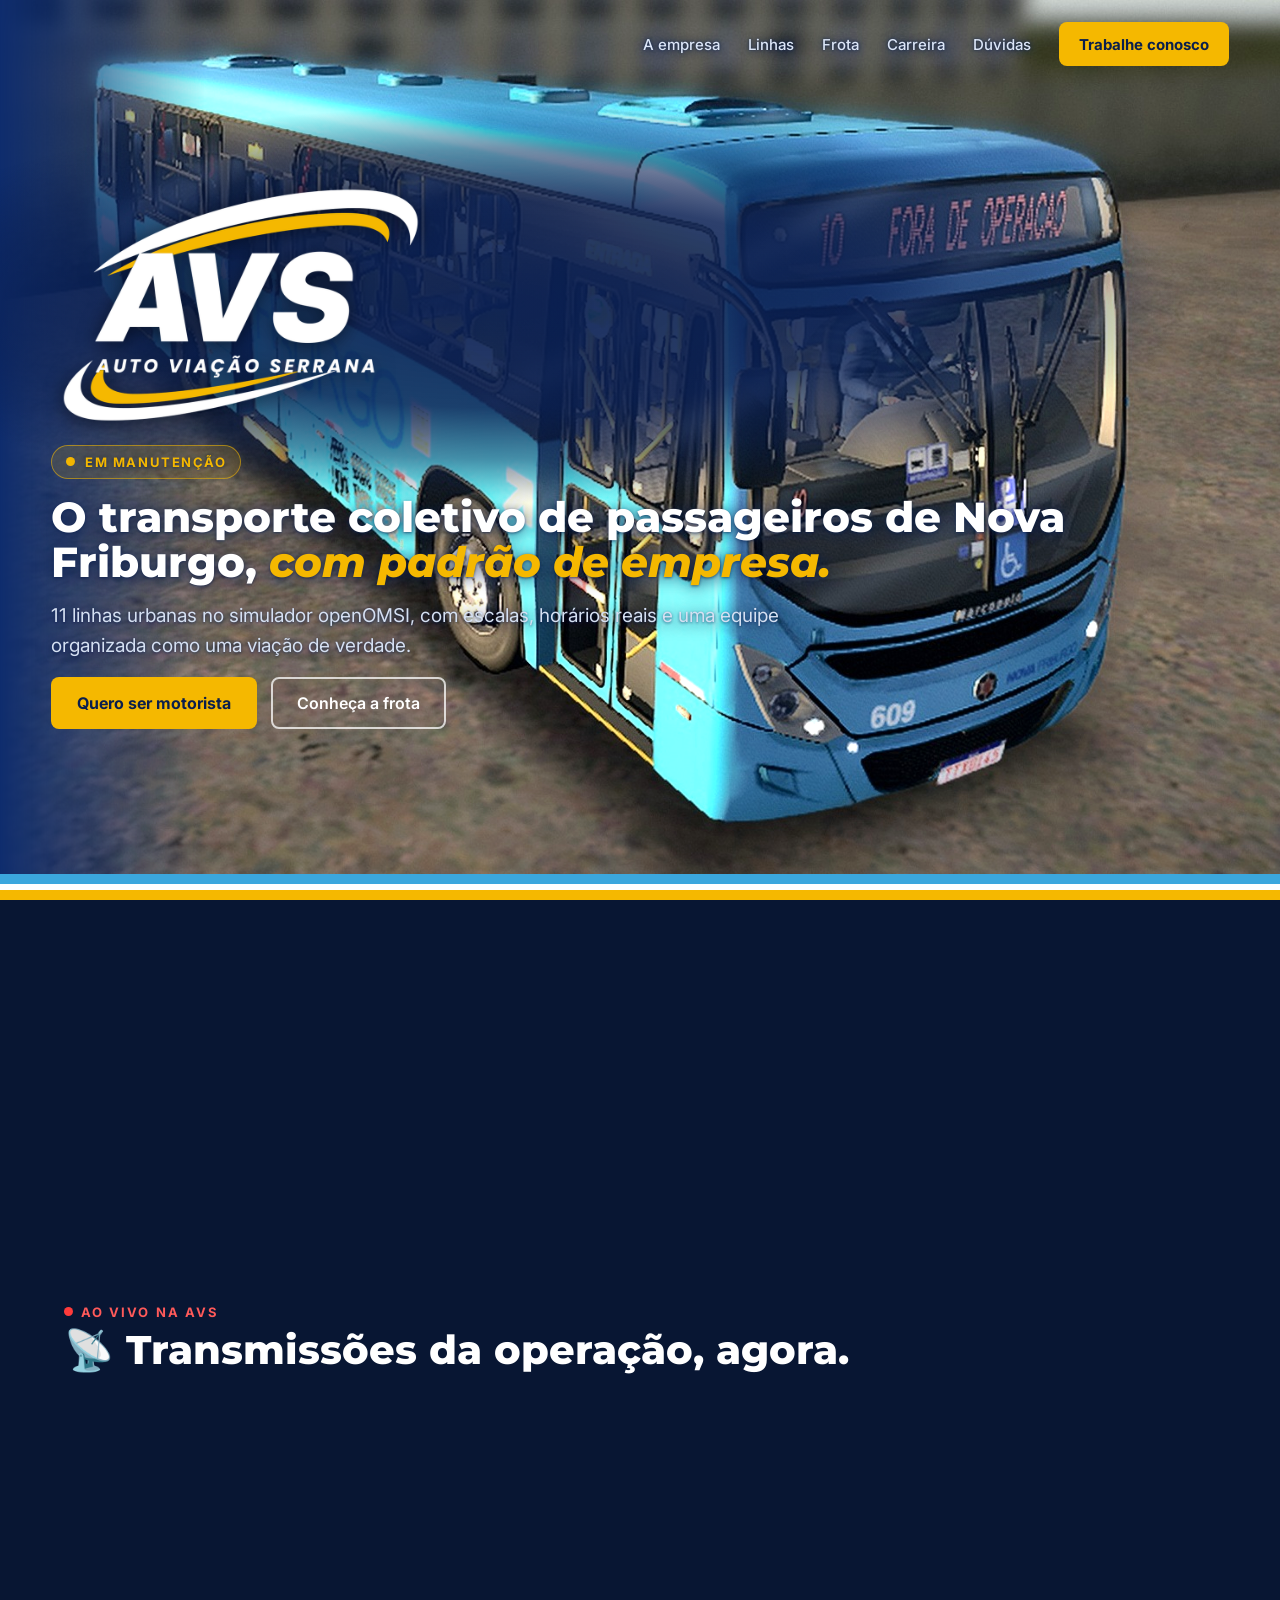
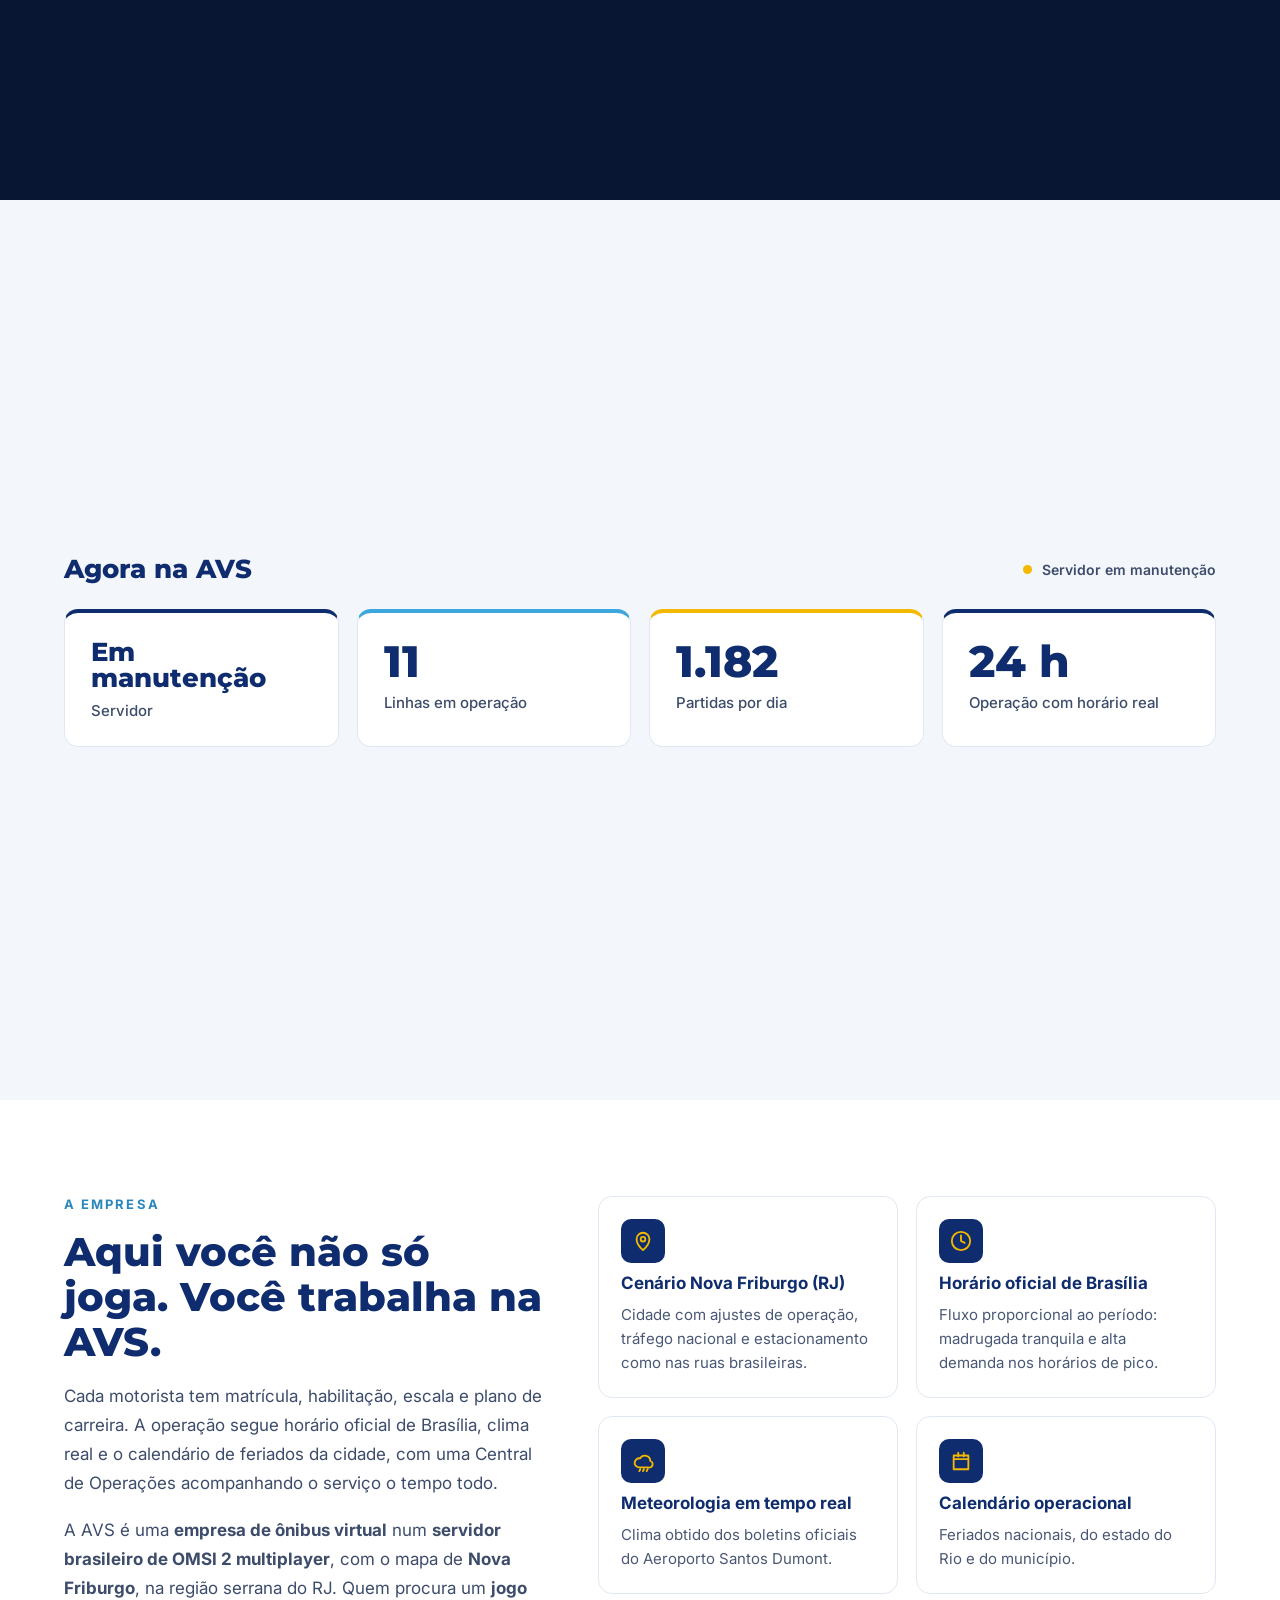
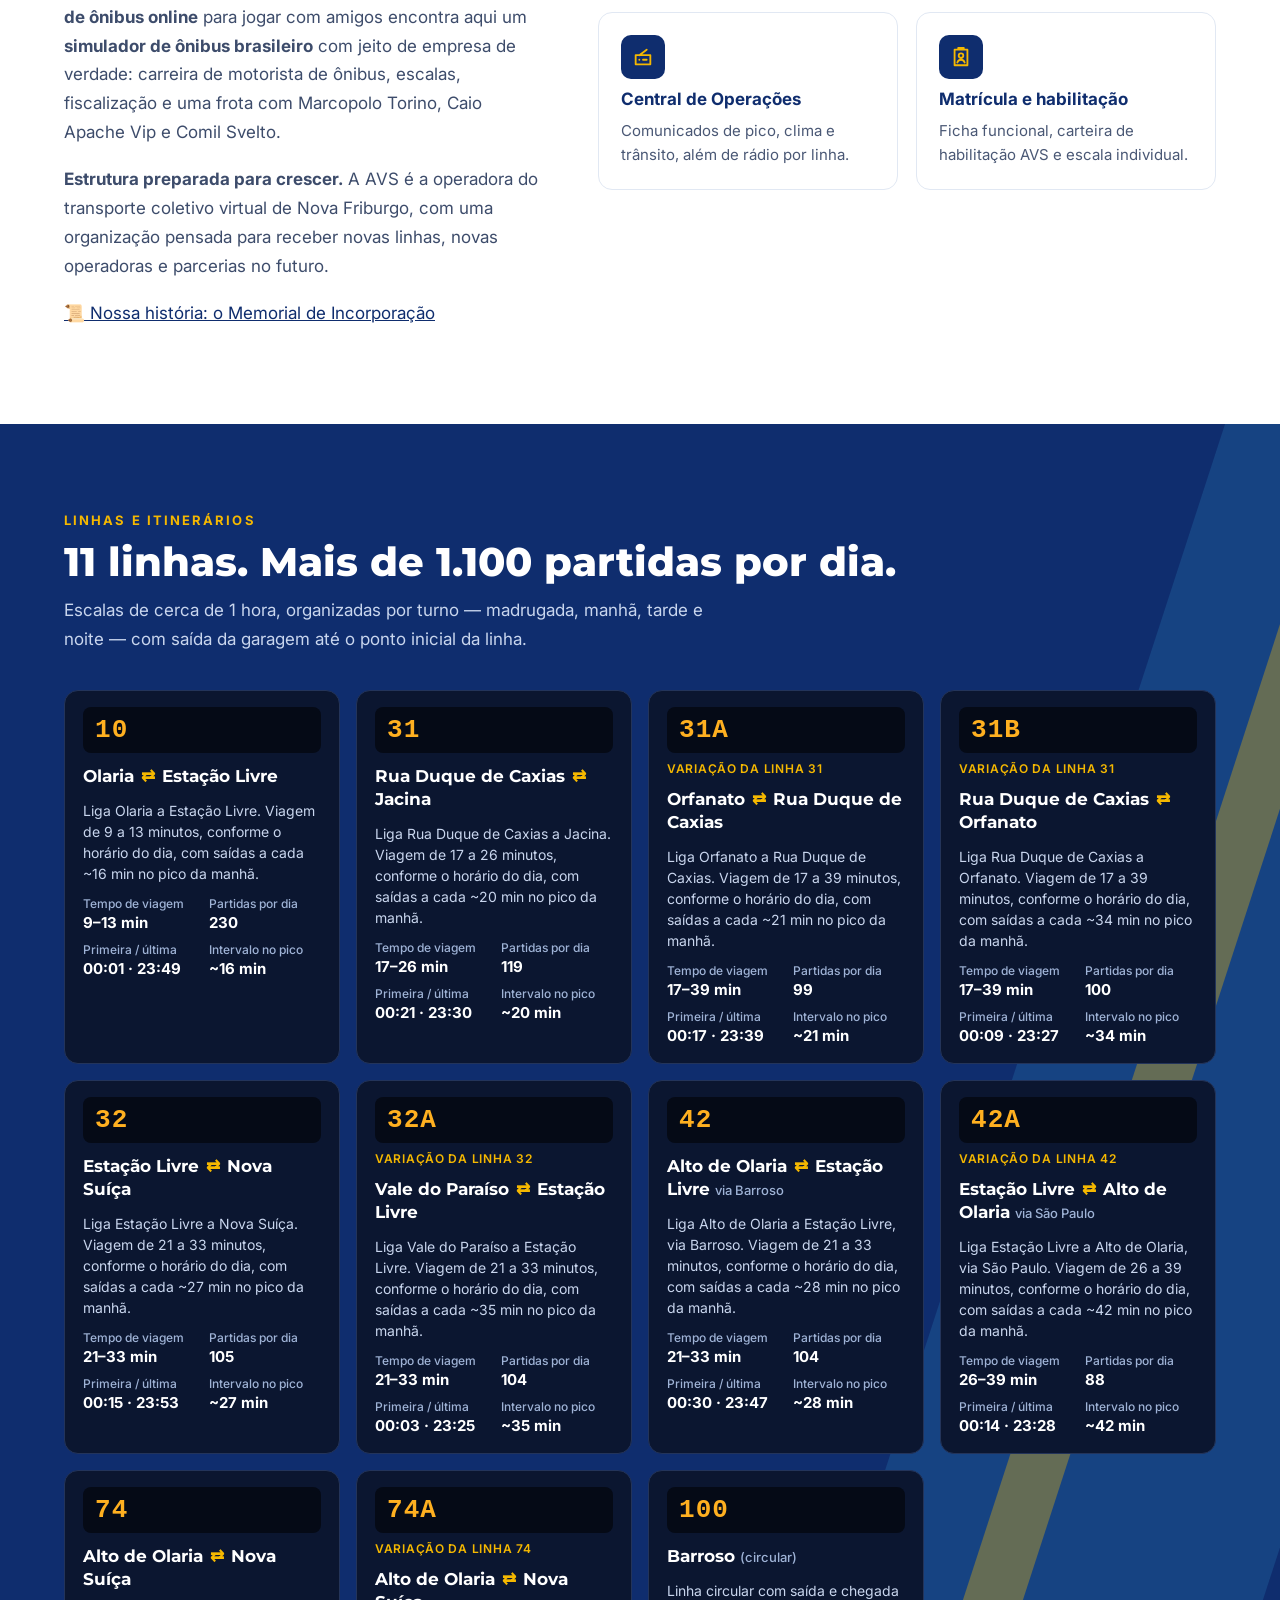
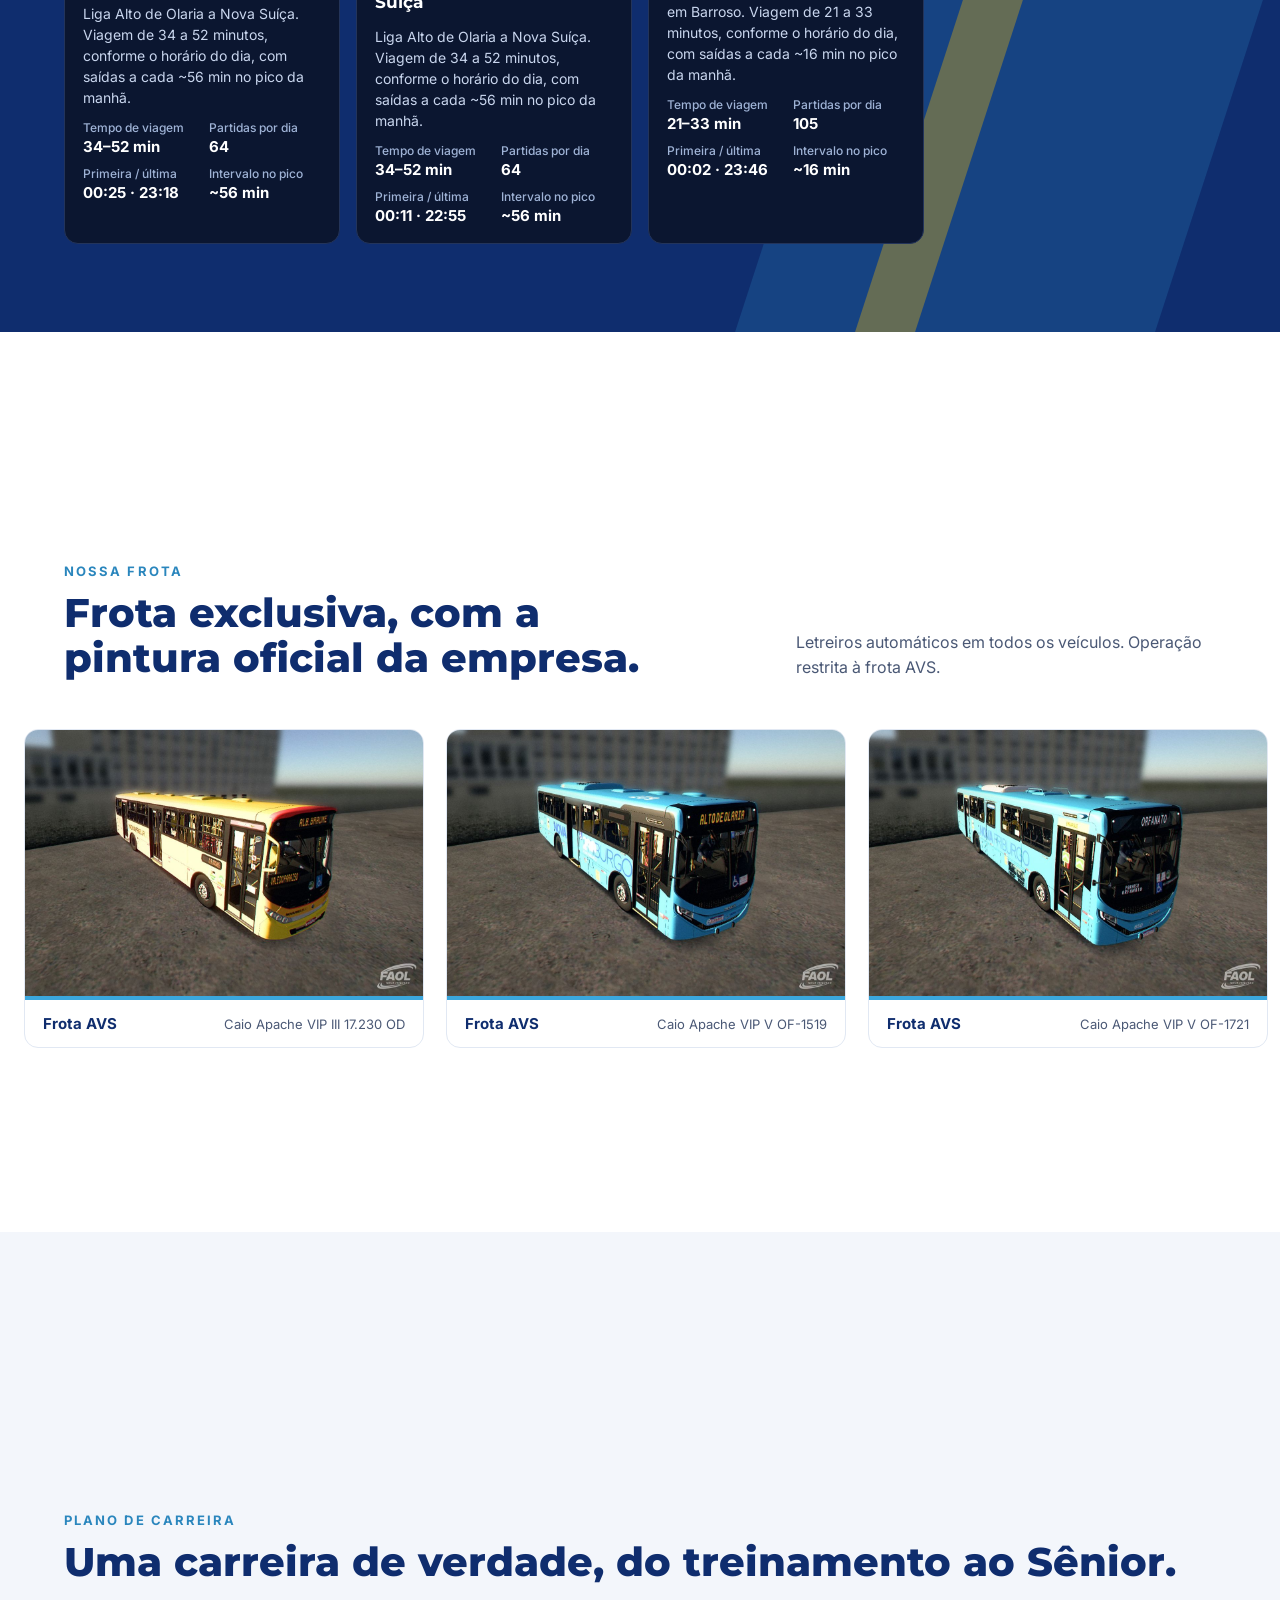
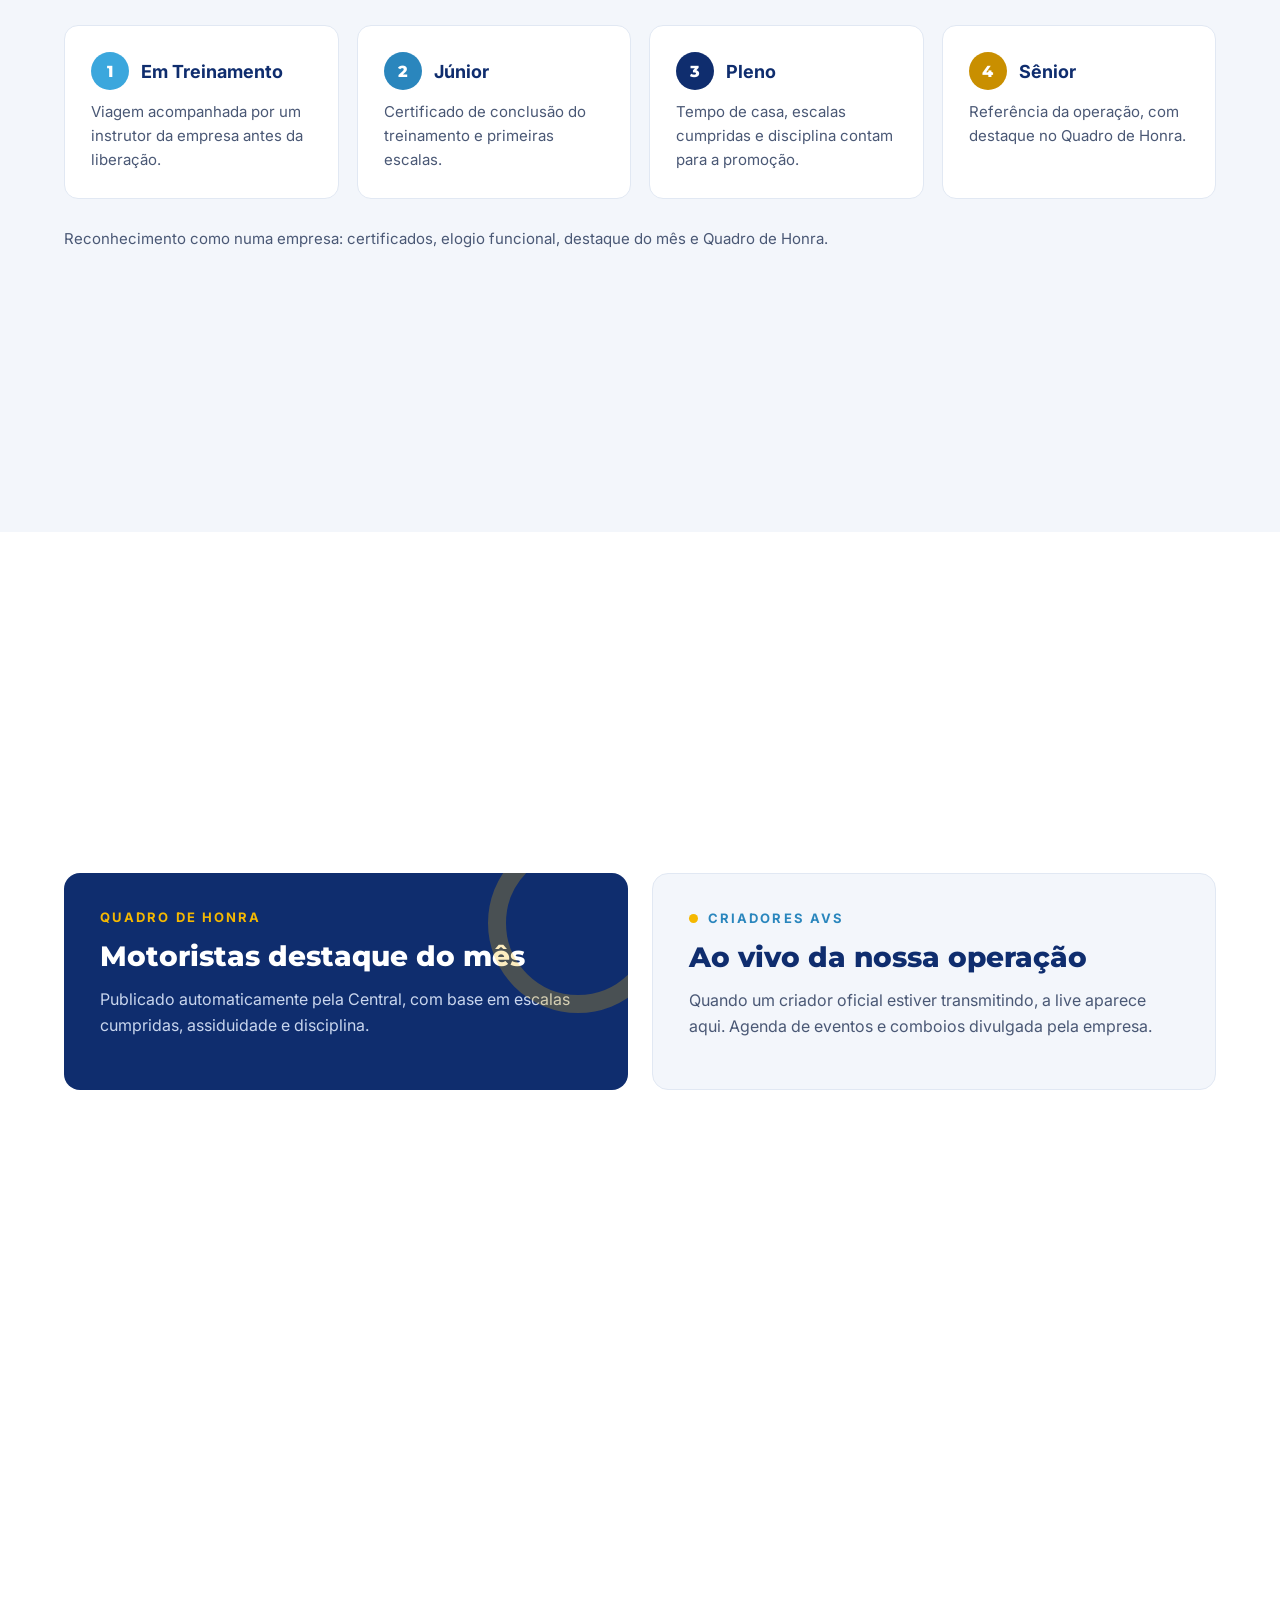
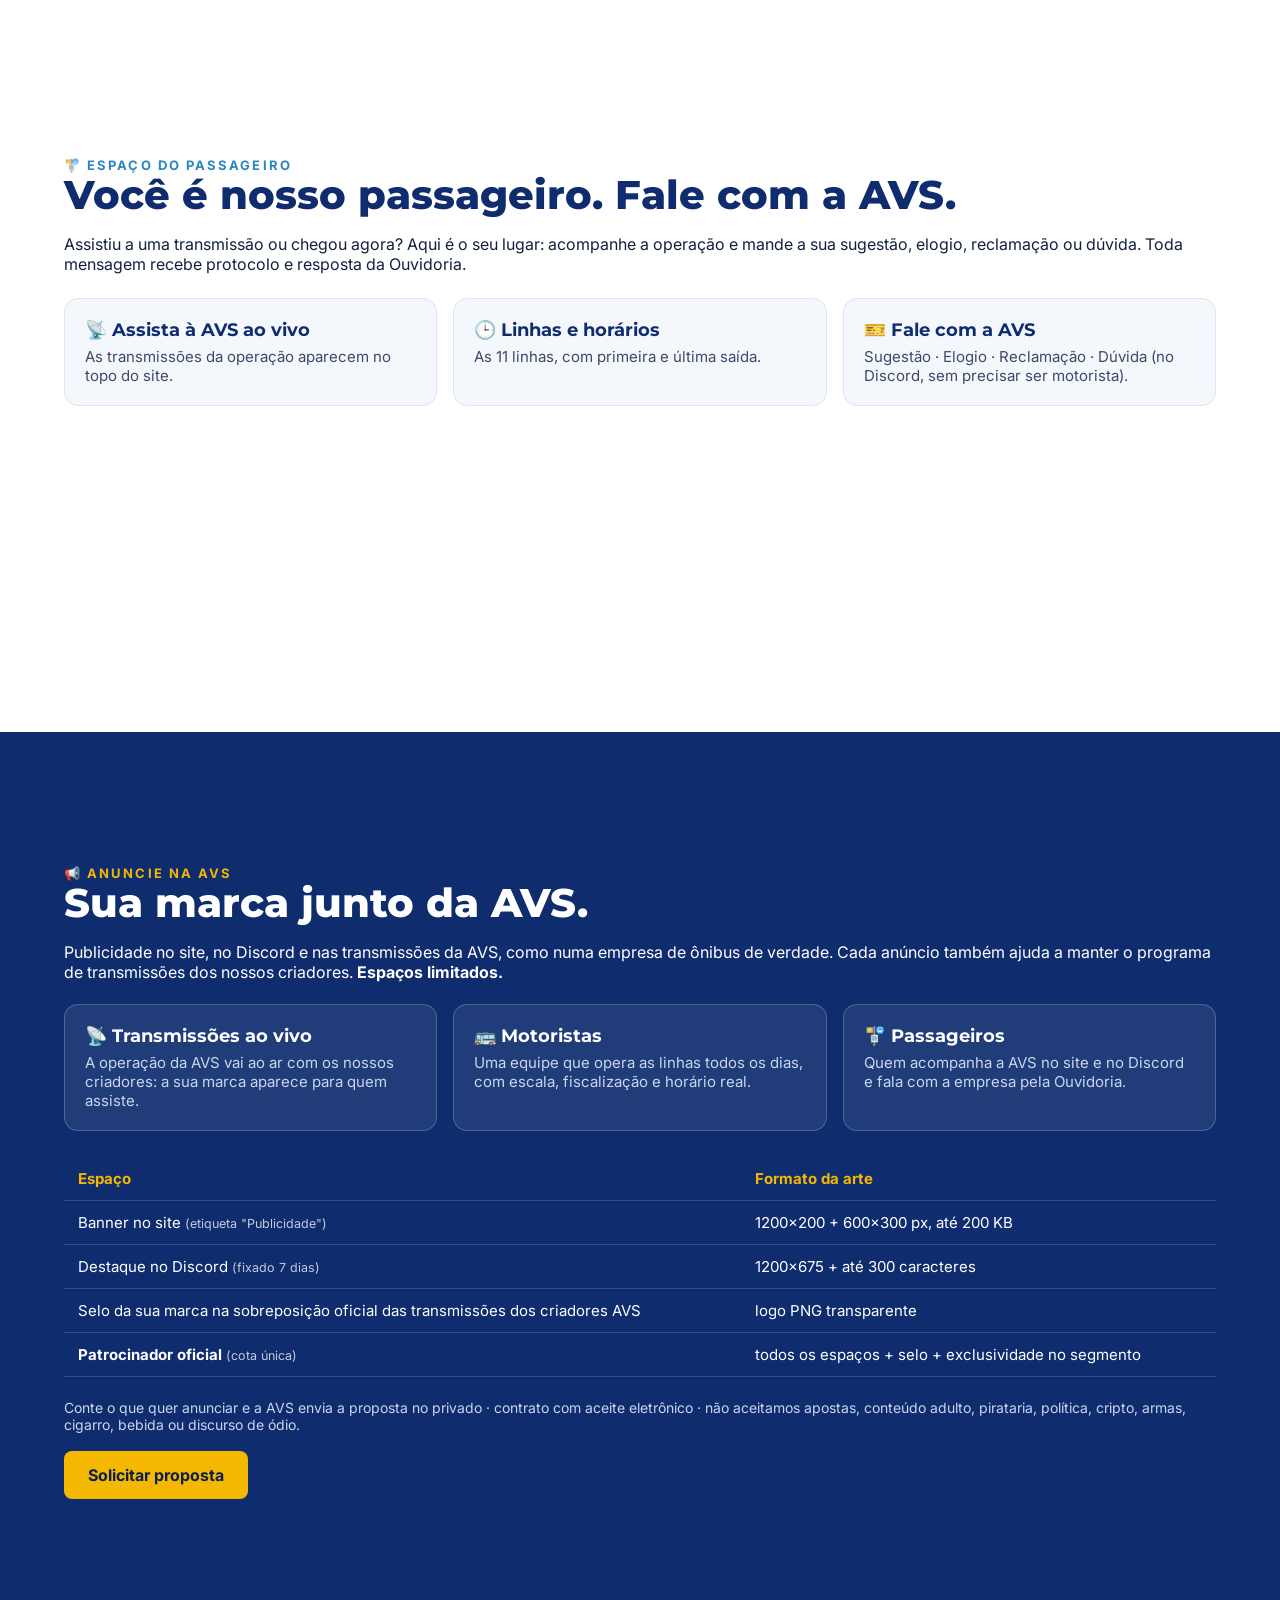
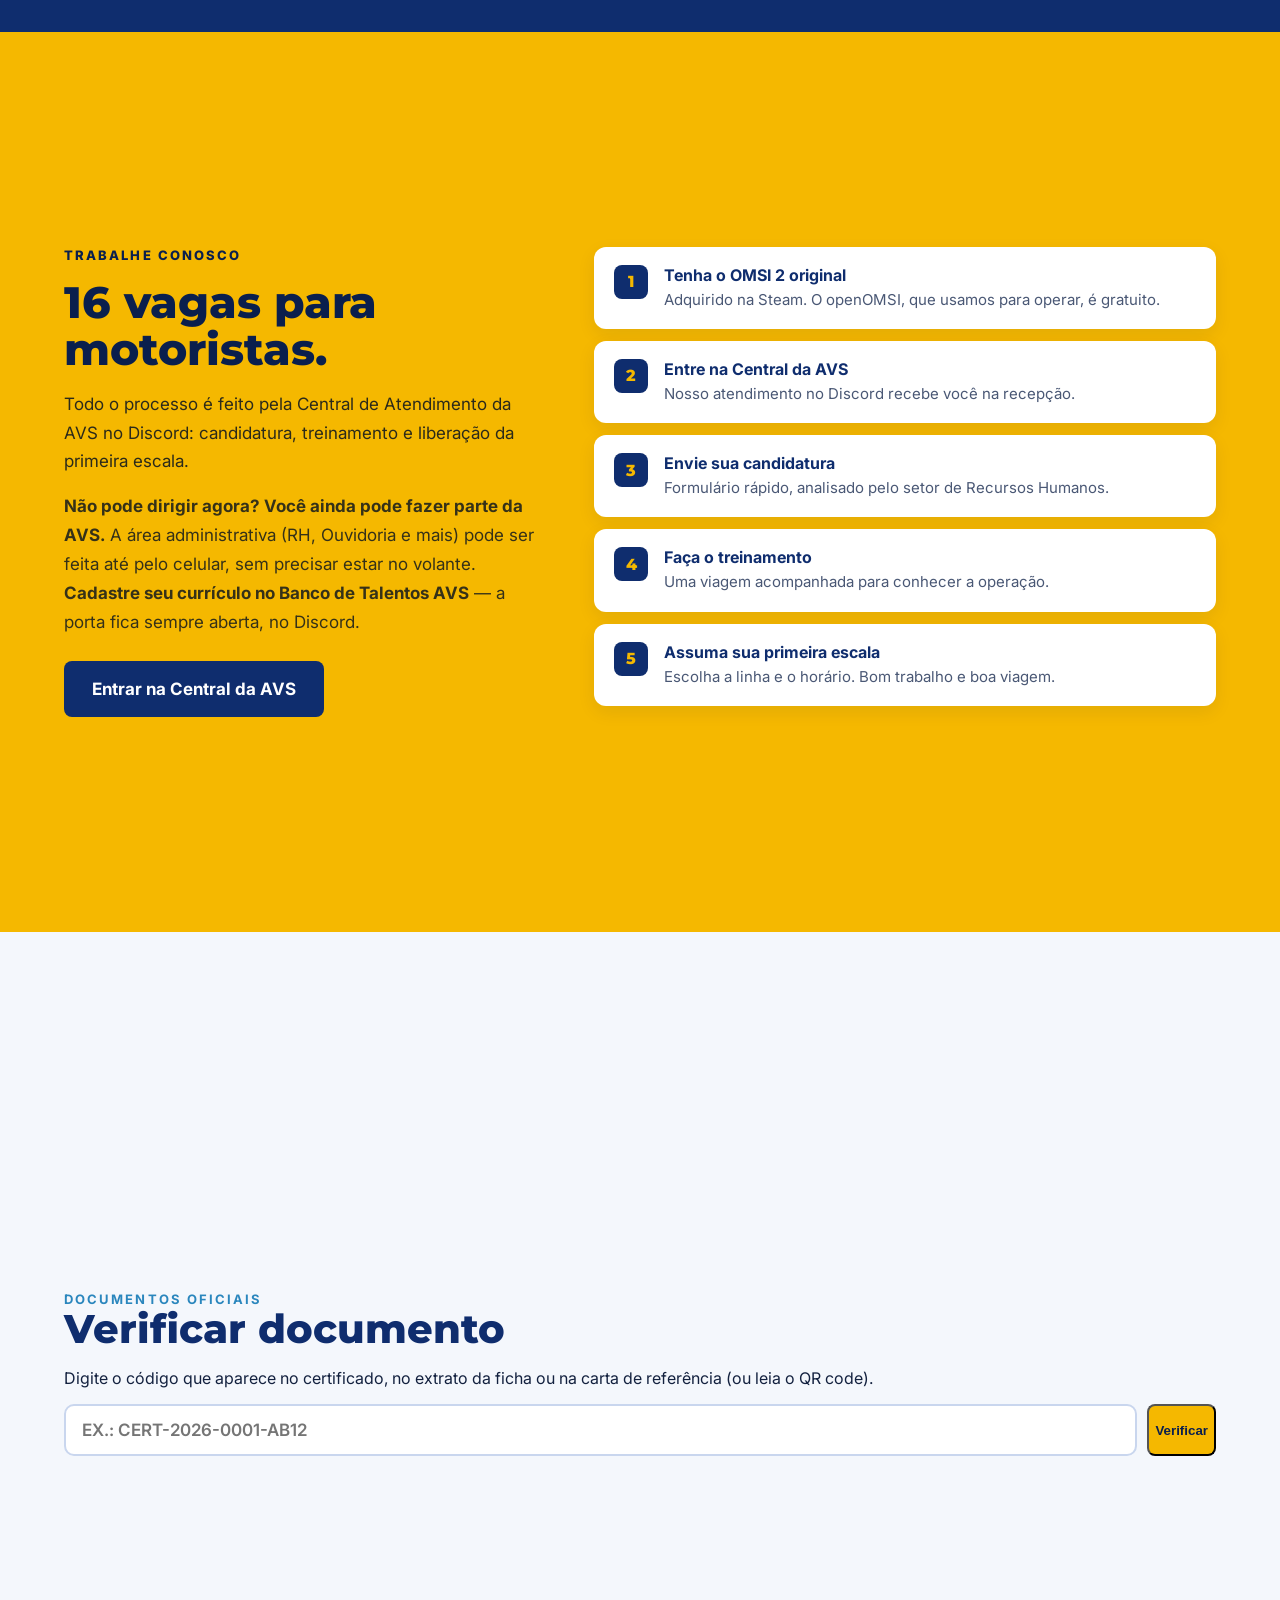
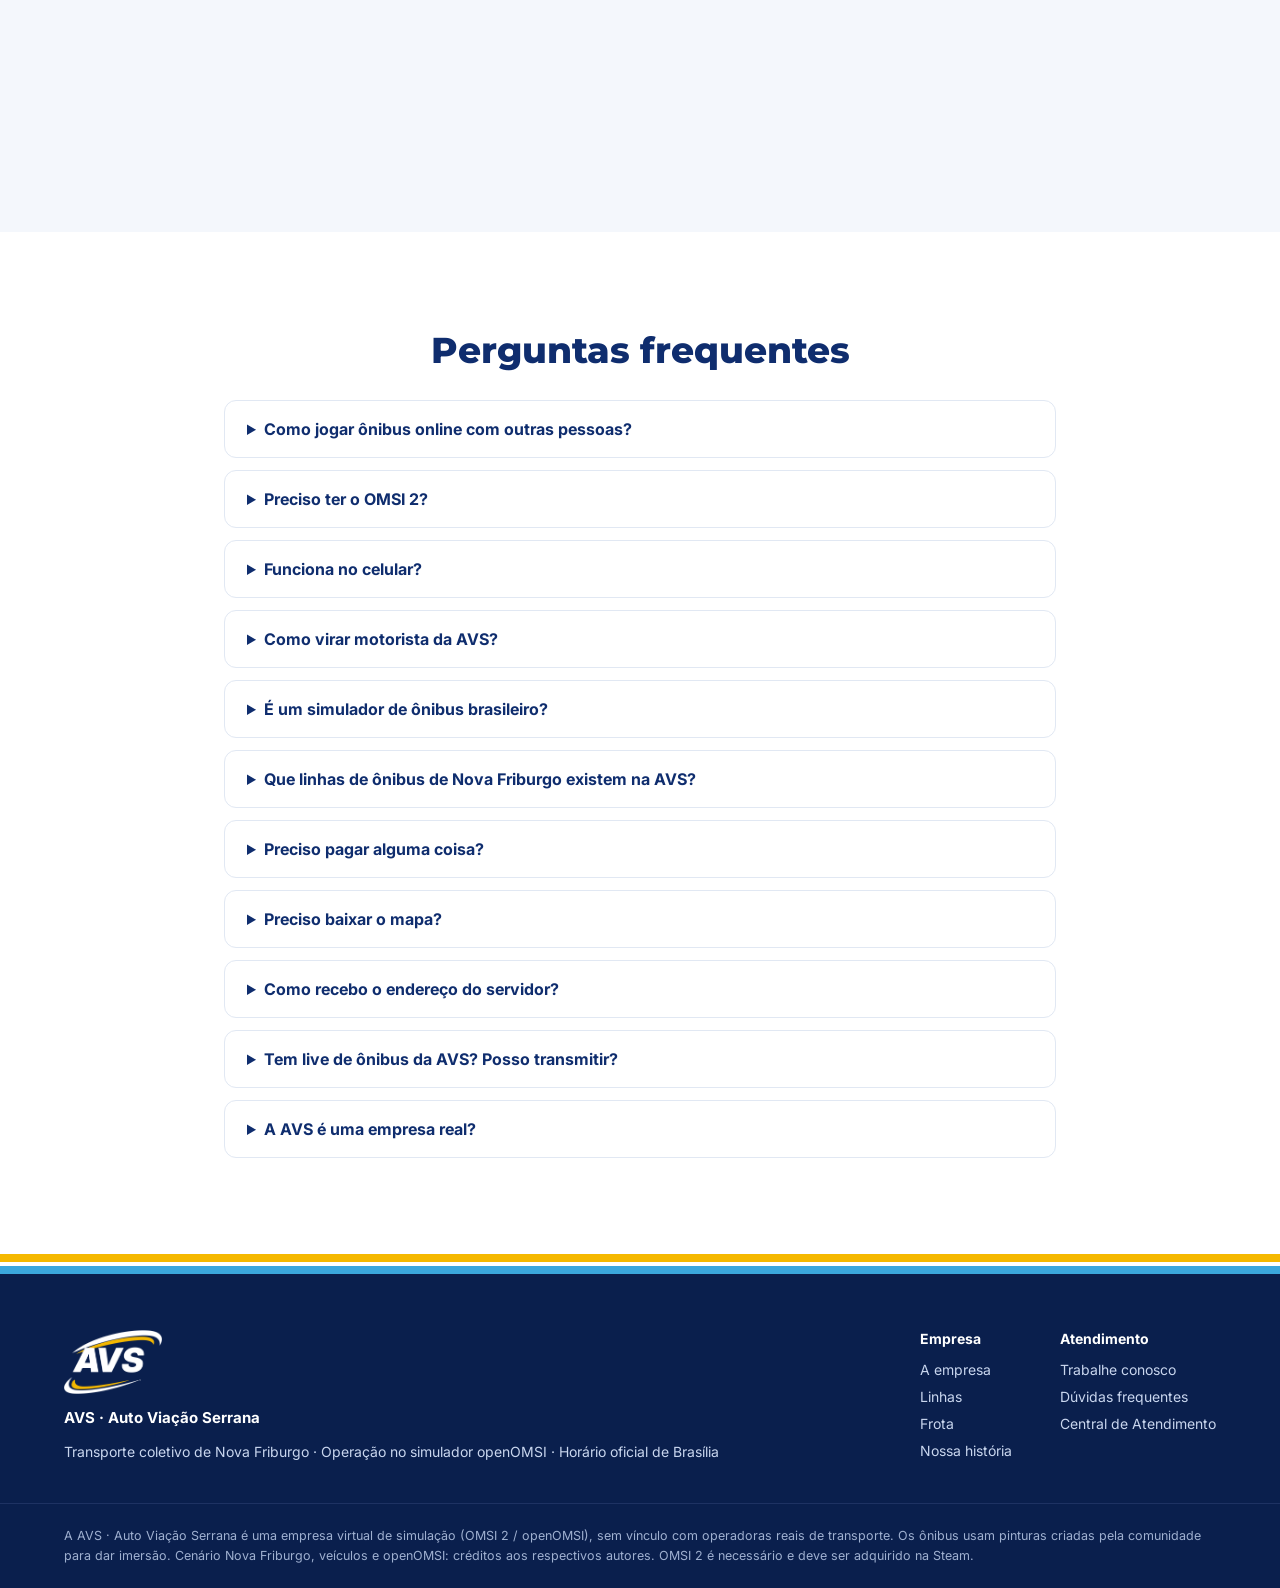
<file: index.html>
<!doctype html>
<html lang="pt-BR">
<head>
<meta charset="utf-8">
<meta name="viewport" content="width=device-width, initial-scale=1">
<title>AVS · Auto Viação Serrana | Jogo de ônibus online brasileiro no OMSI 2 multiplayer</title>
<meta name="description" content="AVS · Auto Viação Serrana: empresa de ônibus virtual em Nova Friburgo (RJ): simulador de ônibus brasileiro no OMSI 2 multiplayer, com openOMSI. 11 linhas, escalas em horário real, carreira de motorista e lives. Participação gratuita.">
<meta name="robots" content="index, follow, max-image-preview:large">
<!-- VERIFICACAO (20/11): quando a Presidencia mandar os codigos, trocar CODIGO e tirar os comentarios:
<meta name="google-site-verification" content="CODIGO_DO_GOOGLE">
<meta name="msvalidate.01" content="CODIGO_DO_BING">
-->
<meta property="og:title" content="AVS · Auto Viação Serrana · jogo de ônibus online no OMSI 2">
<meta property="og:description" content="Jogue ônibus online com outras pessoas: 11 linhas de Nova Friburgo no OMSI 2 multiplayer, escalas em horário real e carreira de motorista.">
<meta property="og:type" content="website">
<meta property="og:site_name" content="AVS · Auto Viação Serrana">
<meta property="og:url" content="https://faol-novafriburgo.github.io/">
<meta property="og:image" content="https://faol-novafriburgo.github.io/imagens/compartilhar.jpg?v=avs1">
<meta property="og:image:secure_url" content="https://faol-novafriburgo.github.io/imagens/compartilhar.jpg?v=avs1">
<meta property="og:image:type" content="image/jpeg">
<meta property="og:image:width" content="1200">
<meta property="og:image:height" content="630">
<meta property="og:image:alt" content="Ônibus 609 da AVS em Nova Friburgo">
<meta property="og:locale" content="pt_BR">
<meta name="twitter:card" content="summary_large_image">
<meta name="twitter:title" content="AVS · Auto Viação Serrana · jogo de ônibus online no OMSI 2">
<meta name="twitter:description" content="Jogue ônibus online com outras pessoas: 11 linhas de Nova Friburgo no OMSI 2 multiplayer, escalas em horário real e carreira de motorista.">
<meta name="twitter:image:alt" content="Ônibus 609 da AVS em Nova Friburgo">
<meta name="twitter:image" content="https://faol-novafriburgo.github.io/imagens/compartilhar.jpg?v=avs1">
<link rel="canonical" href="https://faol-novafriburgo.github.io/">
<meta name="theme-color" content="#0A1F4D">
<link rel="icon" type="image/png" href="imagens/icone.png?v=avs1">
<link rel="apple-touch-icon" href="imagens/icone.png?v=avs1">
<link rel="preconnect" href="https://fonts.googleapis.com">
<link rel="preconnect" href="https://fonts.gstatic.com" crossorigin>
<link href="https://fonts.googleapis.com/css2?family=Montserrat:ital,wght@0,600;0,700;0,800;1,800&family=Inter:wght@400;500;600;700&display=swap" rel="stylesheet">
<link rel="stylesheet" href="css/estilo.css">
<script type="application/ld+json">
[
 {
  "@context": "https://schema.org",
  "@type": "Organization",
  "name": "AVS · Auto Viação Serrana",
  "url": "https://faol-novafriburgo.github.io/",
  "logo": "https://faol-novafriburgo.github.io/imagens/logo_cor.png?v=avs1",
  "sameAs": [
   "https://discord.gg/eQgkncDpu8"
  ],
  "description": "Empresa de ônibus virtual: simulador de ônibus brasileiro no OMSI 2 multiplayer, em Nova Friburgo (RJ)."
 },
 {
  "@context": "https://schema.org",
  "@type": "WebSite",
  "name": "AVS · Auto Viação Serrana",
  "url": "https://faol-novafriburgo.github.io/",
  "inLanguage": "pt-BR"
 },
 {
  "@context": "https://schema.org",
  "@type": "FAQPage",
  "mainEntity": [
   {
    "@type": "Question",
    "name": "Como jogar ônibus online com outras pessoas?",
    "acceptedAnswer": {
     "@type": "Answer",
     "text": "Na AVS você dirige no OMSI 2 com o openOMSI, que permite o multijogador: vários motoristas na mesma cidade, ao mesmo tempo, cada um na sua escala. Entre na Central da AVS no Discord, faça o cadastro e assuma a sua escala."
    }
   },
   {
    "@type": "Question",
    "name": "Preciso ter o OMSI 2?",
    "acceptedAnswer": {
     "@type": "Answer",
     "text": "Sim, o OMSI 2 original (Steam). O openOMSI, que usamos para operar, é gratuito. O mapa de Nova Friburgo e a frota chegam pelo próprio servidor na primeira entrada."
    }
   },
   {
    "@type": "Question",
    "name": "Funciona no celular?",
    "acceptedAnswer": {
     "@type": "Answer",
     "text": "Para dirigir, por enquanto, só no computador. Pelo celular dá para acompanhar a AVS, assistir às lives, falar com a empresa e até trabalhar na área administrativa, tudo pelo Discord."
    }
   },
   {
    "@type": "Question",
    "name": "Como virar motorista da AVS?",
    "acceptedAnswer": {
     "@type": "Answer",
     "text": "Entre na Central da AVS no Discord, envie a candidatura (é rápida), faça a escala de avaliação e assuma a sua primeira escala. Depois é só seguir o plano de carreira: Júnior, Pleno e Sênior."
    }
   },
   {
    "@type": "Question",
    "name": "É um simulador de ônibus brasileiro?",
    "acceptedAnswer": {
     "@type": "Answer",
     "text": "Sim. Mapa brasileiro de Nova Friburgo, na região serrana do RJ, com as linhas de ônibus da cidade, letreiros em português, horário de Brasília, feriados brasileiros e frota com Marcopolo Torino, Caio Apache Vip e Comil Svelto."
    }
   },
   {
    "@type": "Question",
    "name": "Que linhas de ônibus de Nova Friburgo existem na AVS?",
    "acceptedAnswer": {
     "@type": "Answer",
     "text": "São 11 linhas: 10, 31, 31A, 31B, 32, 32A, 42, 42A, 74, 74A e 100, com mais de 1.100 partidas por dia, da madrugada à noite."
    }
   },
   {
    "@type": "Question",
    "name": "Preciso pagar alguma coisa?",
    "acceptedAnswer": {
     "@type": "Answer",
     "text": "Não. A participação na AVS é gratuita. É necessário apenas ter o OMSI 2 original na Steam."
    }
   },
   {
    "@type": "Question",
    "name": "Preciso baixar o mapa?",
    "acceptedAnswer": {
     "@type": "Answer",
     "text": "Não. Na primeira entrada o próprio servidor envia a cidade e a frota. Pode levar alguns minutos; nas próximas é imediato."
    }
   },
   {
    "@type": "Question",
    "name": "Como recebo o endereço do servidor?",
    "acceptedAnswer": {
     "@type": "Answer",
     "text": "Pela Central da AVS, no momento em que você assume a sua escala."
    }
   },
   {
    "@type": "Question",
    "name": "Tem live de ônibus da AVS? Posso transmitir?",
    "acceptedAnswer": {
     "@type": "Answer",
     "text": "Sim. Motoristas que transmitem a operação podem se cadastrar como criadores AVS no Discord; as transmissões em destaque aparecem aqui no site, em Ao vivo na AVS. É a comunidade de OMSI no Brasil vivendo uma empresa de ônibus."
    }
   },
   {
    "@type": "Question",
    "name": "A AVS é uma empresa real?",
    "acceptedAnswer": {
     "@type": "Answer",
     "text": "Não. É um projeto de simulação no openOMSI, uma empresa de ônibus virtual, sem vínculo com empresas reais de transporte."
    }
   }
  ]
 }
]
</script>
</head>
<body>

<!-- TOPO -->
<header id="inicio" class="topo">
  <img class="foto ken" src="imagens/banner_onibus_hd.jpg?v=8" width="2180" height="1180" alt="Ônibus 609 da AVS em Nova Friburgo, no simulador OMSI 2">
  <div class="veu" aria-hidden="true"></div>
  <div class="wrap barra">
    <nav class="nav" aria-label="Principal">
      <a href="#empresa">A empresa</a>
      <a href="#linhas">Linhas</a>
      <a href="#frota">Frota</a>
      <a href="#carreira">Carreira</a>
      <a href="#duvidas">Dúvidas</a>
    </nav>
    <a href="#trabalhe" class="btnY">Trabalhe conosco</a>
  </div>
  <div class="wrap heroi">
    <div class="logo up"><img src="imagens/logo_branco.png?v=avs1" alt="AVS · Auto Viação Serrana"></div>
    <div class="selo up" id="selo"><span class="pulse"></span><span id="selo-txt">Em operação</span></div>
    <h1 class="h1 up d1">O transporte coletivo de passageiros de Nova Friburgo, <span>com padrão de empresa.</span></h1>
    <p class="up d2">11 linhas urbanas no simulador openOMSI, com escalas, horários reais e uma equipe organizada como uma viação de verdade.</p>
    <div class="acoes up d3">
      <a href="#" class="btnY link-discord" data-convite>Quero ser motorista</a>
      <a href="#frota" class="btnO">Conheça a frota</a>
    </div>
  </div>
  <div class="faixas" aria-hidden="true"><i style="height:10px;background:#3BA7DD"></i><i style="height:6px;background:#FFFFFF"></i><i style="height:10px;background:#F5B800"></i></div>
</header>

<main>
<!-- AO VIVO NA AVS (20/11): ate 3 transmissoes; sem ninguem ao vivo vira "Proximas transmissoes" ou some -->
<section id="aovivo" class="aovivo" aria-label="Ao vivo na AVS" hidden>
  <div class="wrap">
    <div class="rotulo"><span class="pulse vermelho"></span> <span id="av-rotulo">Ao vivo na AVS</span></div>
    <h2 class="h2" id="av-titulo">📡 Transmissões da operação, agora.</h2>
    <div class="av-grade" id="av-grade"></div>
    <p class="av-tambem" id="av-tambem" hidden></p>
    <ul class="av-agenda" id="av-agenda" hidden></ul>
  </div>
</section>

<!-- AGORA NA AVS (dados ao vivo da Central) -->
<section class="agora" aria-label="Agora na AVS">
  <div class="wrap">
    <div class="cab">
      <h2>Agora na AVS</h2>
      <div class="situacao"><span class="pulse" id="sit-bola"></span><span id="sit-txt">Servidor em preparação · atualizado automaticamente pela Central</span></div>
    </div>
    <div class="grade" id="stats"></div>
    <p class="extra" id="agora-extra" hidden></p>
  </div>
</section>

<!-- (21/11 noite) vinheta retirada: o vídeo antigo tinha o logo anterior. Volta só com a vinheta AVS nova (pedido à parte). -->

<!-- A EMPRESA -->
<section id="empresa" class="empresa">
  <div class="wrap">
    <div class="txt">
      <div class="rotulo">A empresa</div>
      <h2 class="h2">Aqui você não só joga. Você trabalha na AVS.</h2>
      <p>Cada motorista tem matrícula, habilitação, escala e plano de carreira. A operação segue horário oficial de Brasília, clima real e o calendário de feriados da cidade, com uma Central de Operações acompanhando o serviço o tempo todo.</p>
      <p>A AVS é uma <b>empresa de ônibus virtual</b> num <b>servidor brasileiro de OMSI 2 multiplayer</b>, com o mapa de <b>Nova Friburgo</b>, na região serrana do RJ. Quem procura um <b>jogo de ônibus online</b> para jogar com amigos encontra aqui um <b>simulador de ônibus brasileiro</b> com jeito de empresa de verdade: carreira de motorista de ônibus, escalas, fiscalização e uma frota com Marcopolo Torino, Caio Apache Vip e Comil Svelto.</p>
      <p><b>Estrutura preparada para crescer.</b> A AVS é a operadora do transporte coletivo virtual de Nova Friburgo, com uma organização pensada para receber novas linhas, novas operadoras e parcerias no futuro.</p>
      <p><a href="#" data-memorial hidden target="_blank" rel="noopener">📜 Nossa história: o Memorial de Incorporação</a></p>
    </div>
    <div class="pilares" id="pilares"></div>
  </div>
</section>

<!-- LINHAS -->
<section id="linhas" class="linhas">
  <div class="d1x" aria-hidden="true"></div><div class="d2x" aria-hidden="true"></div>
  <div class="wrap">
    <div class="rotulo">Linhas e itinerários</div>
    <h2 class="h2" id="linhas-titulo">11 linhas. Mais de 1.100 partidas por dia.</h2>
    <p>Escalas de cerca de 1 hora, organizadas por turno — madrugada, manhã, tarde e noite — com saída da garagem até o ponto inicial da linha.</p>
    <div class="leds" id="leds"></div>
  </div>
</section>

<!-- FROTA -->
<section id="frota" class="frota">
  <div class="wrap">
    <div class="rotulo" style="margin-bottom:12px">Nossa frota</div>
    <div class="cab">
      <h2 class="h2">Frota exclusiva, com a pintura oficial da empresa.</h2>
      <p>Letreiros automáticos em todos os veículos. Operação restrita à frota AVS.</p>
    </div>
  </div>
  <div class="pista"><div class="track" id="track"></div></div>
</section>

<!-- CARREIRA -->
<section id="carreira" class="carreira">
  <div class="wrap">
    <div class="rotulo" style="margin-bottom:12px">Plano de carreira</div>
    <h2 class="h2">Uma carreira de verdade, do treinamento ao Sênior.</h2>
    <div class="grade" id="degraus"></div>
    <p class="nota">Reconhecimento como numa empresa: certificados, elogio funcional, destaque do mês e Quadro de Honra.</p>
  </div>
</section>

<!-- QUADRO DE HONRA + CRIADORES -->
<section class="honra" aria-label="Quadro de Honra e criadores">
  <div class="wrap">
    <div class="bloco azul card">
      <div class="anel" aria-hidden="true"></div>
      <div class="rotulo">Quadro de Honra</div>
      <h3>Motoristas destaque do mês</h3>
      <p id="honra-txt">Publicado automaticamente pela Central, com base em escalas cumpridas, assiduidade e disciplina.</p>
      <ul class="lista" id="honra-lista" hidden></ul>
    </div>
    <div class="bloco claro card">
      <div class="rotulo"><span class="pulse"></span>Criadores AVS</div>
      <h3 id="live-titulo">Ao vivo da nossa operação</h3>
      <p id="live-txt">Quando um criador oficial estiver transmitindo, a live aparece aqui. Agenda de eventos e comboios divulgada pela empresa.</p>
      <ul class="lista" id="eventos-lista" hidden></ul>
    </div>
  </div>
</section>

<!-- ESPACO DO PASSAGEIRO (20/11) -->
<section id="passageiro" class="passageiro" aria-label="Espaço do Passageiro">
  <div class="wrap">
    <div class="rotulo">🚏 Espaço do Passageiro</div>
    <h2 class="h2">Você é nosso passageiro. Fale com a AVS.</h2>
    <p>Assistiu a uma transmissão ou chegou agora? Aqui é o seu lugar: acompanhe a operação e mande a sua sugestão, elogio, reclamação ou dúvida. Toda mensagem recebe protocolo e resposta da Ouvidoria.</p>
    <div class="pas-grade">
      <a class="pas-card" href="#aovivo"><b>📡 Assista à AVS ao vivo</b><span>As transmissões da operação aparecem no topo do site.</span></a>
      <a class="pas-card" href="#linhas"><b>🕒 Linhas e horários</b><span>As 11 linhas, com primeira e última saída.</span></a>
      <a class="pas-card link-fale" href="https://discord.com/channels/1572569307102187540/1573178376355708942" target="_blank" rel="noopener"><b>🎫 Fale com a AVS</b><span>Sugestão · Elogio · Reclamação · Dúvida (no Discord, sem precisar ser motorista).</span></a>
    </div>
    <div class="pas-vitrine" id="pas-vitrine" hidden>
      <h3>💡 Sugestões de passageiros já implantadas</h3>
      <ul id="pas-lista"></ul>
    </div>
  </div>
</section>

<!-- ANUNCIE NA AVS (20/11, 2a versao): SEM preco em publico; o valor so vai na proposta privada -->
<section id="anuncie" class="anuncie" aria-label="Anuncie na AVS">
  <div class="wrap">
    <div class="rotulo">📢 Anuncie na AVS</div>
    <h2 class="h2">Sua marca junto da AVS.</h2>
    <p>Publicidade no site, no Discord e nas transmissões da AVS, como numa empresa de ônibus de verdade. Cada anúncio também ajuda a manter o programa de transmissões dos nossos criadores. <b>Espaços limitados.</b></p>
    <div class="pas-grade">
      <div class="pas-card"><b>📡 Transmissões ao vivo</b><span>A operação da AVS vai ao ar com os nossos criadores: a sua marca aparece para quem assiste.</span></div>
      <div class="pas-card"><b>🚌 Motoristas</b><span>Uma equipe que opera as linhas todos os dias, com escala, fiscalização e horário real.</span></div>
      <div class="pas-card"><b>🚏 Passageiros</b><span>Quem acompanha a AVS no site e no Discord e fala com a empresa pela Ouvidoria.</span></div>
    </div>
    <div class="tabela-wrap"><table class="midia">
      <thead><tr><th>Espaço</th><th>Formato da arte</th></tr></thead>
      <tbody>
        <tr><td>Banner no site <small>(etiqueta "Publicidade")</small></td><td>1200×200 + 600×300 px, até 200 KB</td></tr>
        <tr><td>Destaque no Discord <small>(fixado 7 dias)</small></td><td>1200×675 + até 300 caracteres</td></tr>
        <tr><td>Selo da sua marca na sobreposição oficial das transmissões dos criadores AVS</td><td>logo PNG transparente</td></tr>
        <tr><td><b>Patrocinador oficial</b> <small>(cota única)</small></td><td>todos os espaços + selo + exclusividade no segmento</td></tr>
      </tbody></table></div>
    <p class="nota">Conte o que quer anunciar e a AVS envia a proposta no privado · contrato com aceite eletrônico · não aceitamos apostas, conteúdo adulto, pirataria, política, cripto, armas, cigarro, bebida ou discurso de ódio.</p>
    <a href="https://discord.com/channels/1572569307102187540/1573178379551641611" class="btnY" target="_blank" rel="noopener">Solicitar proposta</a>
  </div>
</section>

<!-- TRABALHE CONOSCO -->
<section id="trabalhe" class="trabalhe">
  <div class="wrap">
    <div class="txt">
      <div class="rotulo">Trabalhe conosco</div>
      <h2>16 vagas para motoristas.</h2>
      <p>Todo o processo é feito pela Central de Atendimento da AVS no Discord: candidatura, treinamento e liberação da primeira escala.</p>
      <p class="adm"><b>Não pode dirigir agora? Você ainda pode fazer parte da AVS.</b> A área administrativa (RH, Ouvidoria e mais) pode ser feita até pelo celular, sem precisar estar no volante. <b>Cadastre seu currículo no Banco de Talentos AVS</b> — a porta fica sempre aberta, no Discord.</p>
      <a href="#" class="cta link-discord" data-convite>Entrar na Central da AVS</a>
    </div>
    <ol class="passos" id="passos"></ol>
  </div>
</section>

<!-- VERIFICAR DOCUMENTO (20/11): certificados, extratos e cartas da AVS -->
<section id="verificar" class="verificar" aria-label="Verificar documento">
  <div class="wrap">
    <div class="rotulo">Documentos oficiais</div>
    <h2 class="h2">Verificar documento</h2>
    <p>Digite o código que aparece no certificado, no extrato da ficha ou na carta de referência (ou leia o QR code).</p>
    <form id="vf-form" class="vf-form" autocomplete="off">
      <input id="vf-codigo" type="text" placeholder="Ex.: CERT-2026-0001-AB12" aria-label="Código do documento" maxlength="40">
      <button type="submit" class="btnY">Verificar</button>
    </form>
    <p id="vf-res" class="vf-res" role="status"></p>
  </div>
</section>

<!-- DUVIDAS -->
<section id="duvidas" class="duvidas">
  <div class="wrap">
    <h2>Perguntas frequentes</h2>
    <div class="faq" id="faq">
      <details><summary>Como jogar ônibus online com outras pessoas?</summary><p>Na AVS você dirige no OMSI 2 com o openOMSI, que permite o multijogador: vários motoristas na mesma cidade, ao mesmo tempo, cada um na sua escala. Entre na Central da AVS no Discord, faça o cadastro e assuma a sua escala.</p></details>
      <details><summary>Preciso ter o OMSI 2?</summary><p>Sim, o OMSI 2 original (Steam). O openOMSI, que usamos para operar, é gratuito. O mapa de Nova Friburgo e a frota chegam pelo próprio servidor na primeira entrada.</p></details>
      <details><summary>Funciona no celular?</summary><p>Para dirigir, por enquanto, só no computador. Pelo celular dá para acompanhar a AVS, assistir às lives, falar com a empresa e até trabalhar na área administrativa, tudo pelo Discord.</p></details>
      <details><summary>Como virar motorista da AVS?</summary><p>Entre na Central da AVS no Discord, envie a candidatura (é rápida), faça a escala de avaliação e assuma a sua primeira escala. Depois é só seguir o plano de carreira: Júnior, Pleno e Sênior.</p></details>
      <details><summary>É um simulador de ônibus brasileiro?</summary><p>Sim. Mapa brasileiro de Nova Friburgo, na região serrana do RJ, com as linhas de ônibus da cidade, letreiros em português, horário de Brasília, feriados brasileiros e frota com Marcopolo Torino, Caio Apache Vip e Comil Svelto.</p></details>
      <details><summary>Que linhas de ônibus de Nova Friburgo existem na AVS?</summary><p>São 11 linhas: 10, 31, 31A, 31B, 32, 32A, 42, 42A, 74, 74A e 100, com mais de 1.100 partidas por dia, da madrugada à noite.</p></details>
      <details><summary>Preciso pagar alguma coisa?</summary><p>Não. A participação na AVS é gratuita. É necessário apenas ter o OMSI 2 original na Steam.</p></details>
      <details><summary>Preciso baixar o mapa?</summary><p>Não. Na primeira entrada o próprio servidor envia a cidade e a frota. Pode levar alguns minutos; nas próximas é imediato.</p></details>
      <details><summary>Como recebo o endereço do servidor?</summary><p>Pela Central da AVS, no momento em que você assume a sua escala.</p></details>
      <details><summary>Tem live de ônibus da AVS? Posso transmitir?</summary><p>Sim. Motoristas que transmitem a operação podem se cadastrar como criadores AVS no Discord; as transmissões em destaque aparecem aqui no site, em Ao vivo na AVS. É a comunidade de OMSI no Brasil vivendo uma empresa de ônibus.</p></details>
      <details><summary>A AVS é uma empresa real?</summary><p>Não. É um projeto de simulação no openOMSI, uma empresa de ônibus virtual, sem vínculo com empresas reais de transporte.</p></details>
    </div>
  </div>
</section>
</main>

<!-- RODAPE -->
<footer class="rodape">
  <div class="faixas" aria-hidden="true"><i style="height:8px;background:#F5B800"></i><i style="height:4px;background:#FFFFFF"></i><i style="height:8px;background:#3BA7DD"></i></div>
  <div class="wrap cols">
    <div class="marca">
      <img class="sigla" src="imagens/logo_sigla_branco.png?v=avs1" alt="AVS · Auto Viação Serrana">
      <b>AVS · Auto Viação Serrana</b>
      <span>Transporte coletivo de Nova Friburgo · Operação no simulador openOMSI · Horário oficial de Brasília</span>
    </div>
    <nav aria-label="Rodapé">
      <div><strong>Empresa</strong><a href="#empresa">A empresa</a><a href="#linhas">Linhas</a><a href="#frota">Frota</a><a href="#" data-memorial hidden target="_blank" rel="noopener">Nossa história</a></div>
      <div><strong>Atendimento</strong><a href="#trabalhe">Trabalhe conosco</a><a href="#duvidas">Dúvidas frequentes</a><a href="#" class="link-discord" data-convite>Central de Atendimento</a></div>
    </nav>
  </div>
  <div class="aviso"><div class="wrap">A AVS · Auto Viação Serrana é uma empresa virtual de simulação (OMSI 2 / openOMSI), sem vínculo com operadoras reais de transporte. Os ônibus usam pinturas criadas pela comunidade para dar imersão. Cenário Nova Friburgo, veículos e openOMSI: créditos aos respectivos autores. OMSI 2 é necessário e deve ser adquirido na Steam.</div></div>
</footer>

<!-- config (convite do Discord) e dados ao vivo gerados pela Central (status.js, a cada 5 min depois da publicação) -->
<script src="js/config.js"></script>
<script src="js/linhas.js"></script>
<script src="dados/documentos.js"></script>
<script src="js/verificar.js"></script>
<script src="dados/status.js"></script>
<script src="js/site.js"></script>
</body>
</html>
</file>
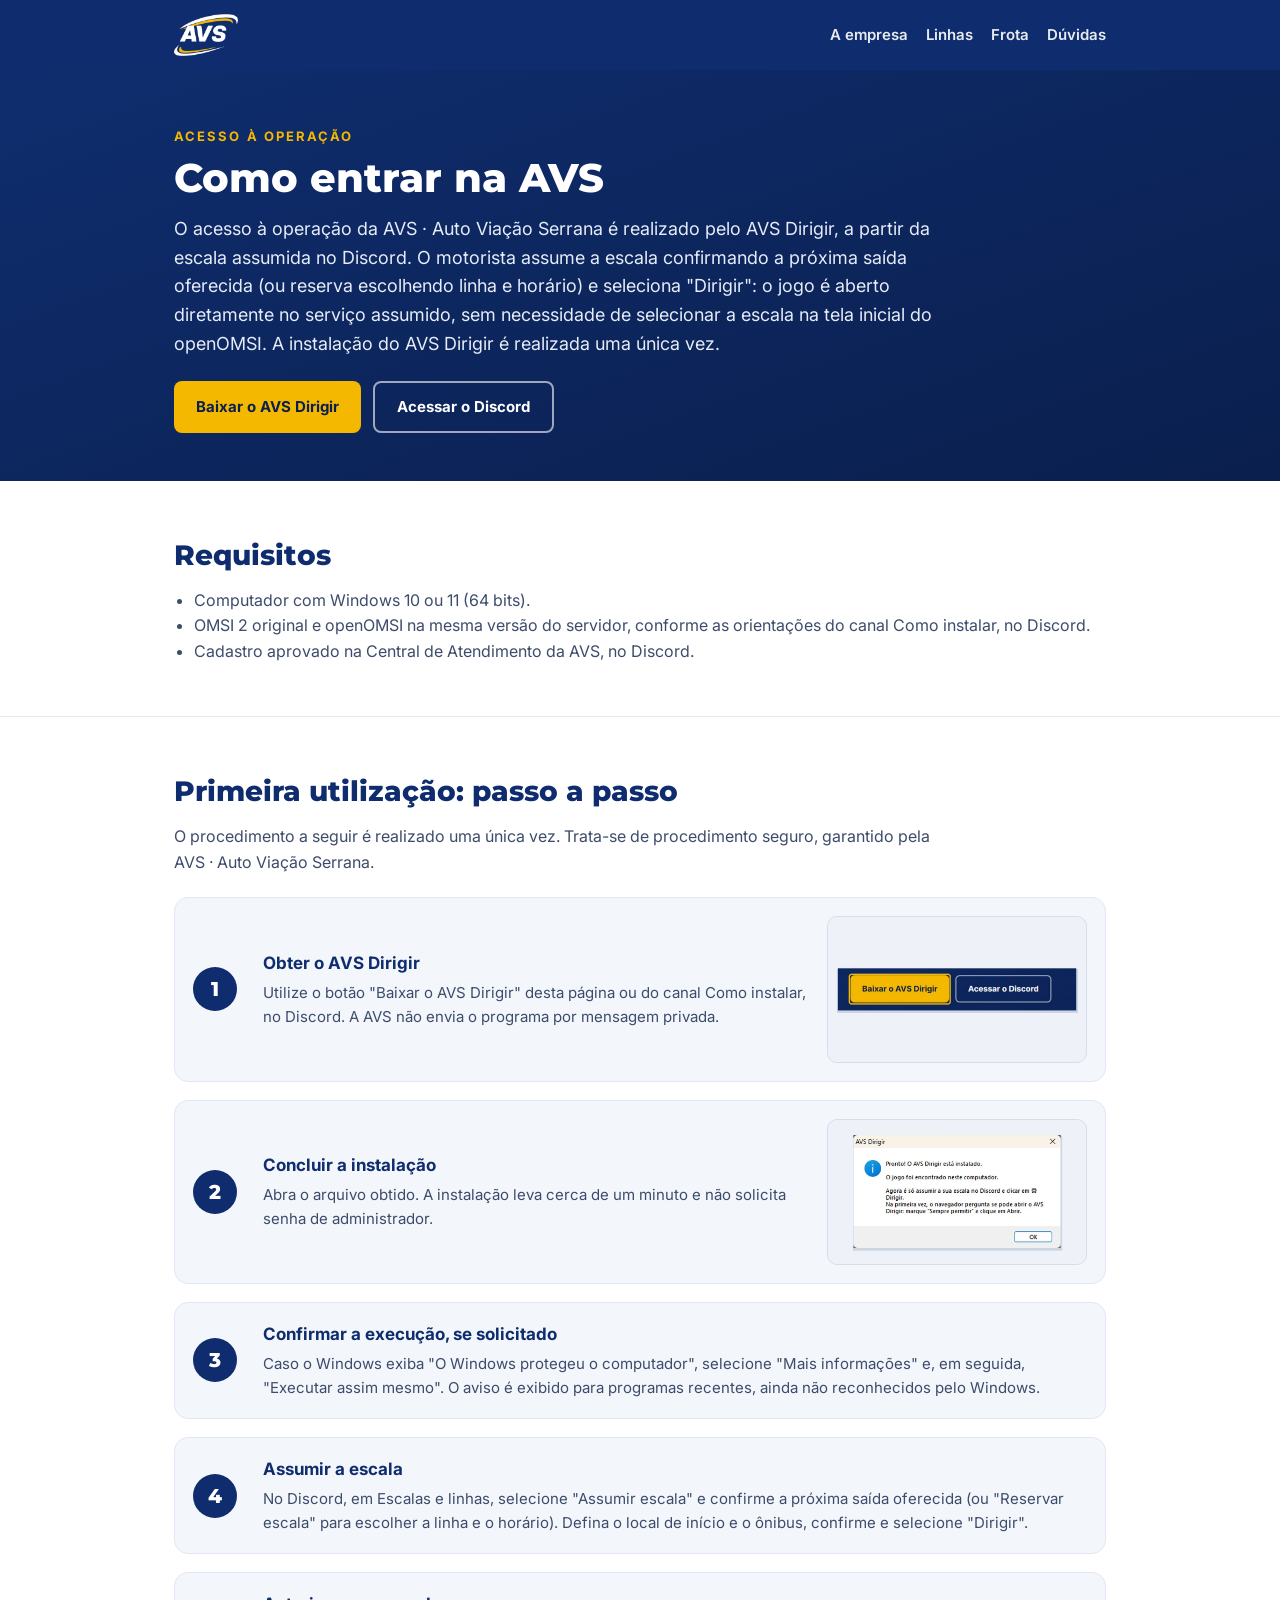
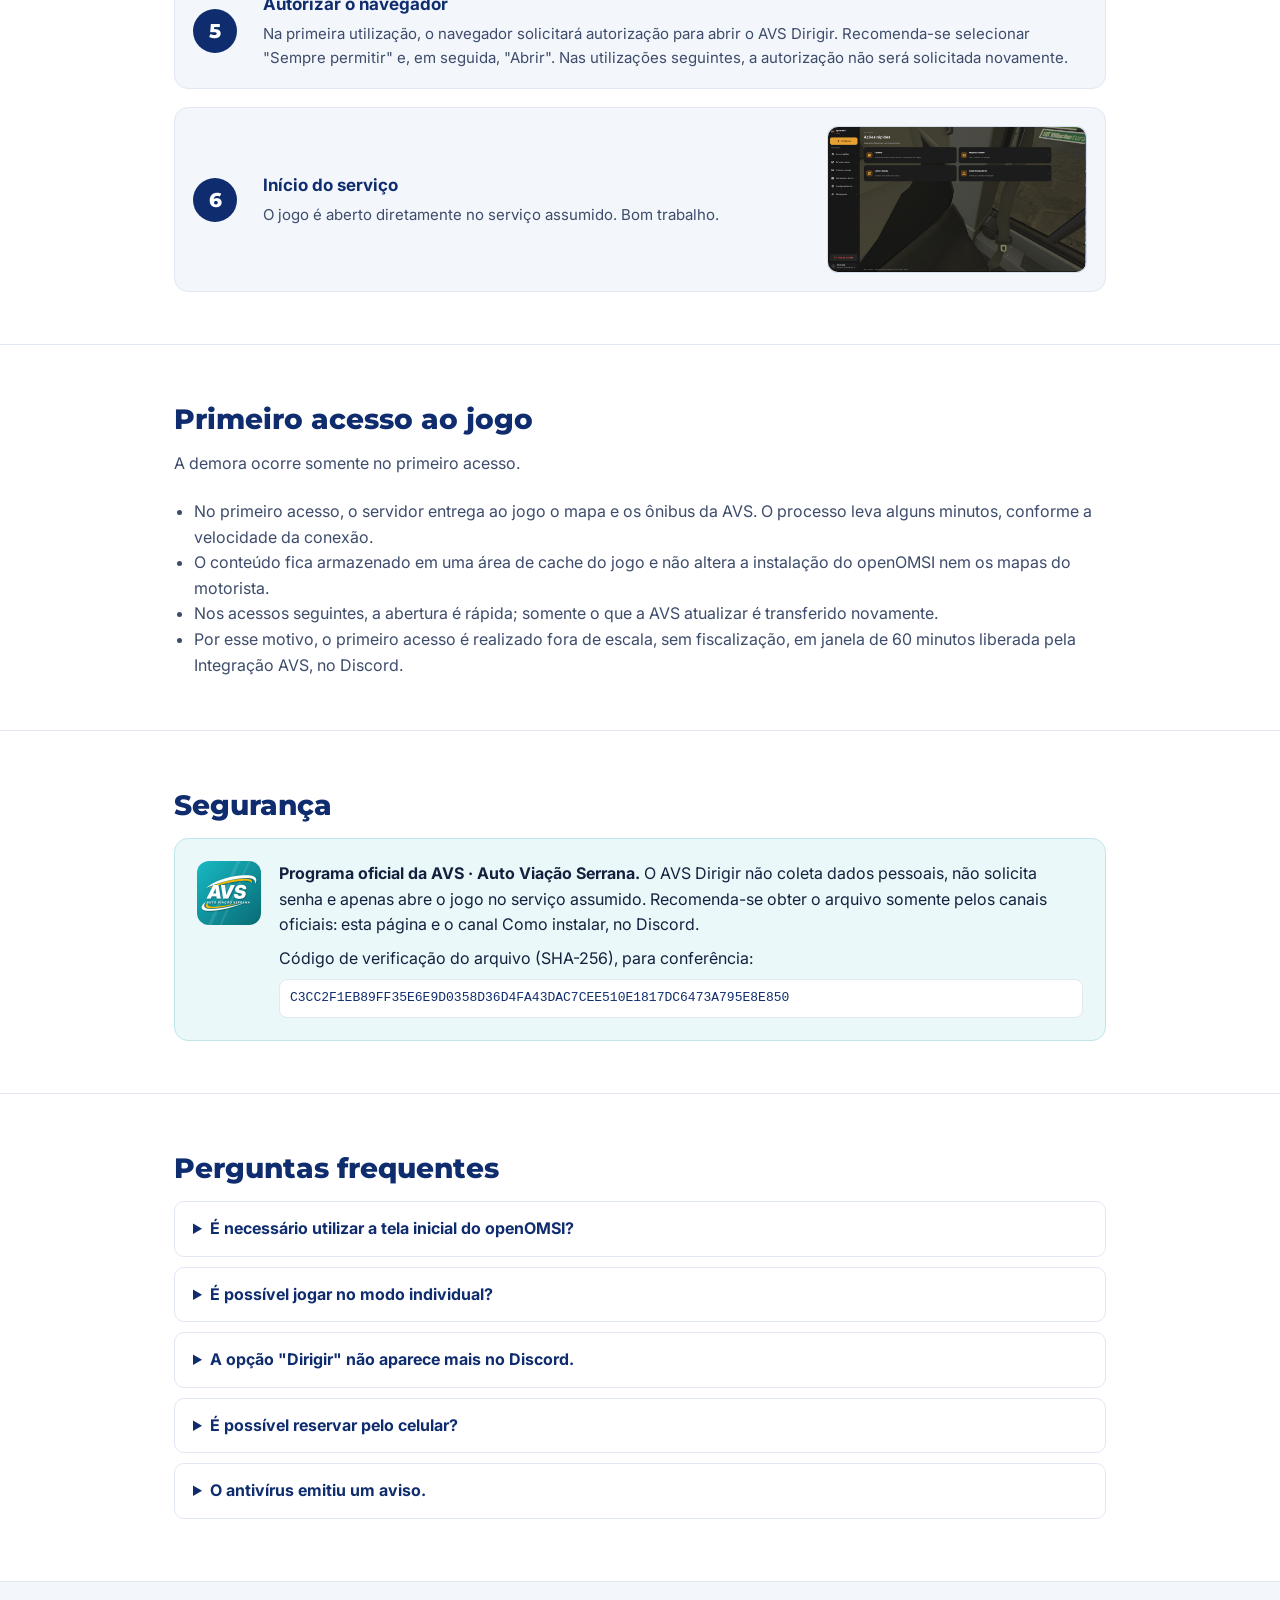
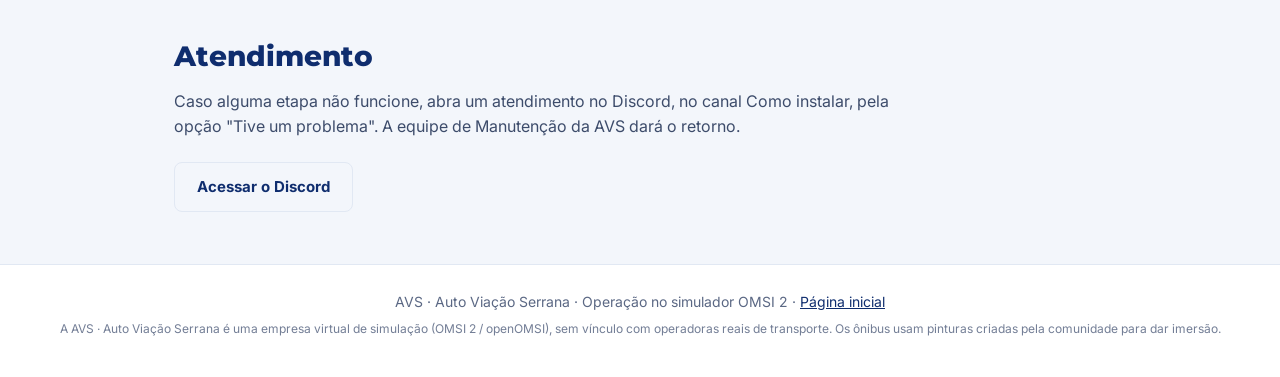
<file: como-entrar/index.html>
<!DOCTYPE html>
<html lang="pt-BR">
<head>
<meta charset="utf-8">
<meta name="viewport" content="width=device-width, initial-scale=1">
<title>Como entrar na AVS | AVS · Auto Viação Serrana</title>
<meta name="description" content="Acesso à operação da AVS · Auto Viação Serrana pelo AVS Dirigir, a partir da escala assumida no Discord.">
<link rel="icon" type="image/png" href="../imagens/icone.png?v=avs1">
<link rel="preconnect" href="https://fonts.googleapis.com">
<link rel="preconnect" href="https://fonts.gstatic.com" crossorigin>
<link href="https://fonts.googleapis.com/css2?family=Montserrat:wght@700;800&family=Inter:wght@400;500;600;700&display=swap" rel="stylesheet">
<style>
:root{--marinho:#0F2D6E;--marinho2:#0A1F4D;--amarelo:#F5B800;--turquesa:#11A3AE;--texto:#13213F;--cinza:#3D4C6B;--borda:#E1E8F3;--fundo2:#F3F6FB}
*{box-sizing:border-box}
html{scroll-behavior:smooth}
body{margin:0;background:#fff;font-family:Inter,system-ui,"Segoe UI",sans-serif;color:var(--texto);-webkit-font-smoothing:antialiased;line-height:1.6}
a{color:var(--marinho)}
.wrap{max-width:980px;margin:0 auto;padding:0 24px}
.cab{background:var(--marinho);color:#fff}
.cab .wrap{display:flex;align-items:center;justify-content:space-between;gap:16px;padding-top:14px;padding-bottom:14px}
.cab img{height:42px;width:auto;display:block}
.cab nav a{color:#fff;text-decoration:none;font-weight:600;font-size:15px;margin-left:18px;opacity:.9}
.cab nav a:hover{opacity:1;text-decoration:underline}
.abre{background:linear-gradient(160deg,var(--marinho),var(--marinho2));color:#fff;padding:56px 0 48px}
.rotulo{font-size:13px;letter-spacing:.16em;text-transform:uppercase;color:var(--amarelo);font-weight:700}
h1{font-family:Montserrat,sans-serif;font-weight:800;font-size:40px;line-height:1.15;margin:8px 0 14px}
.abre p{max-width:760px;font-size:18px;color:#E6ECF7;margin:0 0 22px}
.botoes{display:flex;flex-wrap:wrap;gap:12px}
.btn{display:inline-flex;align-items:center;min-height:46px;padding:12px 22px;border-radius:8px;font-weight:700;text-decoration:none;font-size:15px}
.btn.pri{background:var(--amarelo);color:var(--marinho2)}
.btn.sec{background:transparent;color:#fff;border:2px solid rgba(255,255,255,.6)}
.btn.sec2{background:var(--fundo2);color:var(--marinho);border:1px solid var(--borda)}
section.bloco{padding:52px 0;border-bottom:1px solid var(--borda)}
h2{font-family:Montserrat,sans-serif;font-weight:800;font-size:28px;color:var(--marinho);margin:0 0 10px}
.sub{color:var(--cinza);margin:0 0 22px;max-width:760px}
ul.req{margin:0;padding-left:20px;color:var(--cinza)}
ol.passos{list-style:none;margin:0;padding:0;display:grid;gap:18px}
ol.passos li{display:grid;grid-template-columns:52px 1fr 260px;gap:18px;align-items:center;background:var(--fundo2);border:1px solid var(--borda);border-radius:14px;padding:18px}
.num{width:44px;height:44px;border-radius:50%;background:var(--marinho);color:#fff;font-family:Montserrat,sans-serif;font-weight:800;font-size:20px;display:flex;align-items:center;justify-content:center}
.passos h3{margin:0 0 4px;font-size:17px;color:var(--marinho)}
.passos p{margin:0;color:var(--cinza);font-size:15px}
.img{aspect-ratio:16/9;border-radius:10px;border:1px dashed #B9C6DD;background:#fff;display:flex;align-items:center;justify-content:center;color:#8A97B1;font-size:12px;text-align:center;padding:8px}
.img img{width:100%;height:100%;object-fit:cover;border-radius:10px}
.img:has(img){border:1px solid #D5DEEC;padding:0;background:#EEF2F8}
ol.passos li.sem-img{grid-template-columns:52px 1fr}
.selo{display:grid;grid-template-columns:64px 1fr;gap:18px;align-items:start;background:#EAF8F9;border:1px solid #BFE7EA;border-radius:14px;padding:22px}
.selo img{width:64px;height:64px;border-radius:12px}
.selo p{margin:0 0 8px;color:var(--texto)}
.hash{font-family:Consolas,"Courier New",monospace;font-size:13px;word-break:break-all;background:#fff;border:1px solid var(--borda);border-radius:8px;padding:8px 10px;display:block;color:var(--marinho)}
details{border:1px solid var(--borda);border-radius:10px;padding:14px 18px;margin-bottom:10px;background:#fff}
summary{cursor:pointer;font-weight:700;color:var(--marinho)}
details p{margin:8px 0 0;color:var(--cinza)}
.ajuda{background:var(--fundo2)}
.rod{padding:26px 0;color:#5B6884;font-size:14px;text-align:center}
@media (max-width:760px){
  h1{font-size:30px}.abre{padding:40px 0 36px}.abre p{font-size:16px}
  ol.passos li{grid-template-columns:44px 1fr}.passos .img{grid-column:1/-1}
  .cab nav{display:none}
}
</style>
</head>
<body>
<header class="cab">
  <div class="wrap">
    <a href="../"><img class="sigla" src="../imagens/logo_sigla_branco.png?v=avs1" alt="AVS · Auto Viação Serrana"></a>
    <nav aria-label="Principal"><a href="../#empresa">A empresa</a><a href="../#linhas">Linhas</a><a href="../#frota">Frota</a><a href="../#duvidas">Dúvidas</a></nav>
  </div>
</header>

<section class="abre">
  <div class="wrap">
    <div class="rotulo">Acesso à operação</div>
    <h1>Como entrar na AVS</h1>
    <p>O acesso à operação da AVS · Auto Viação Serrana é realizado pelo AVS Dirigir, a partir da escala assumida no Discord. O motorista assume a escala confirmando a próxima saída oferecida (ou reserva escolhendo linha e horário) e seleciona "Dirigir": o jogo é aberto diretamente no serviço assumido, sem necessidade de selecionar a escala na tela inicial do openOMSI. A instalação do AVS Dirigir é realizada uma única vez.</p>
    <div class="botoes">
      <a class="btn pri" href="../downloads/AVS-Dirigir.exe" download>Baixar o AVS Dirigir</a>
      <a class="btn sec" href="#" data-convite>Acessar o Discord</a>
    </div>
  </div>
</section>

<main>
<section class="bloco">
  <div class="wrap">
    <h2>Requisitos</h2>
    <ul class="req">
      <li>Computador com Windows 10 ou 11 (64 bits).</li>
      <li>OMSI 2 original e openOMSI na mesma versão do servidor, conforme as orientações do canal Como instalar, no Discord.</li>
      <li>Cadastro aprovado na Central de Atendimento da AVS, no Discord.</li>
    </ul>
  </div>
</section>

<section class="bloco" id="primeira-vez">
  <div class="wrap">
    <h2>Primeira utilização: passo a passo</h2>
    <p class="sub">O procedimento a seguir é realizado uma única vez. Trata-se de procedimento seguro, garantido pela AVS · Auto Viação Serrana.</p>
    <ol class="passos">
      <li><span class="num">1</span><div><h3>Obter o AVS Dirigir</h3><p>Utilize o botão "Baixar o AVS Dirigir" desta página ou do canal Como instalar, no Discord. A AVS não envia o programa por mensagem privada.</p></div><div class="img" data-passo="1"><img src="../imagens/como-entrar/passo1.jpg?v=avs1" alt="Botão Baixar o AVS Dirigir, nesta página" loading="lazy"></div></li>
      <li><span class="num">2</span><div><h3>Concluir a instalação</h3><p>Abra o arquivo obtido. A instalação leva cerca de um minuto e não solicita senha de administrador.</p></div><div class="img" data-passo="2"><img src="../imagens/como-entrar/passo2.jpg?v=avs1" alt="Janela do AVS Dirigir confirmando que a instalação foi concluída" loading="lazy"></div></li>
      <li class="sem-img"><span class="num">3</span><div><h3>Confirmar a execução, se solicitado</h3><p>Caso o Windows exiba "O Windows protegeu o computador", selecione "Mais informações" e, em seguida, "Executar assim mesmo". O aviso é exibido para programas recentes, ainda não reconhecidos pelo Windows.</p></div></li>
      <li class="sem-img"><span class="num">4</span><div><h3>Assumir a escala</h3><p>No Discord, em Escalas e linhas, selecione "Assumir escala" e confirme a próxima saída oferecida (ou "Reservar escala" para escolher a linha e o horário). Defina o local de início e o ônibus, confirme e selecione "Dirigir".</p></div></li>
      <li class="sem-img"><span class="num">5</span><div><h3>Autorizar o navegador</h3><p>Na primeira utilização, o navegador solicitará autorização para abrir o AVS Dirigir. Recomenda-se selecionar "Sempre permitir" e, em seguida, "Abrir". Nas utilizações seguintes, a autorização não será solicitada novamente.</p></div></li>
      <li><span class="num">6</span><div><h3>Início do serviço</h3><p>O jogo é aberto diretamente no serviço assumido. Bom trabalho.</p></div><div class="img" data-passo="6"><img src="../imagens/como-entrar/passo6.jpg?v=avs1" alt="Jogo aberto pelo AVS Dirigir já conectado ao serviço da AVS" loading="lazy"></div></li>
    </ol>
  </div>
</section>

<section class="bloco" id="primeiro-acesso">
  <div class="wrap">
    <h2>Primeiro acesso ao jogo</h2>
    <p class="sub">A demora ocorre somente no primeiro acesso.</p>
    <ul class="req">
      <li>No primeiro acesso, o servidor entrega ao jogo o mapa e os ônibus da AVS. O processo leva alguns minutos, conforme a velocidade da conexão.</li>
      <li>O conteúdo fica armazenado em uma área de cache do jogo e não altera a instalação do openOMSI nem os mapas do motorista.</li>
      <li>Nos acessos seguintes, a abertura é rápida; somente o que a AVS atualizar é transferido novamente.</li>
      <li>Por esse motivo, o primeiro acesso é realizado fora de escala, sem fiscalização, em janela de 60 minutos liberada pela Integração AVS, no Discord.</li>
    </ul>
  </div>
</section>

<section class="bloco">
  <div class="wrap">
    <h2>Segurança</h2>
    <div class="selo">
      <img src="../imagens/icone.png?v=avs1" alt="">
      <div>
        <p><strong>Programa oficial da AVS · Auto Viação Serrana.</strong> O AVS Dirigir não coleta dados pessoais, não solicita senha e apenas abre o jogo no serviço assumido. Recomenda-se obter o arquivo somente pelos canais oficiais: esta página e o canal Como instalar, no Discord.</p>
        <p>Código de verificação do arquivo (SHA-256), para conferência:</p>
        <code class="hash" id="sha256">C3CC2F1EB89FF35E6E9D0358D36D4FA43DAC7CEE510E1817DC6473A795E8E850</code>
      </div>
    </div>
  </div>
</section>

<section class="bloco">
  <div class="wrap">
    <h2>Perguntas frequentes</h2>
    <details><summary>É necessário utilizar a tela inicial do openOMSI?</summary><p>Somente para ajustar gráficos, som e controles. A escala é assumida no Discord e aberta pelo AVS Dirigir.</p></details>
    <details><summary>É possível jogar no modo individual?</summary><p>Sim. O modo individual continua disponível pela tela inicial do openOMSI, normalmente.</p></details>
    <details><summary>A opção "Dirigir" não aparece mais no Discord.</summary><p>Selecione novamente "Assumir escala", em Escalas e linhas: a reserva ativa é exibida primeiro, com a opção "Dirigir". A opção fica disponível a partir de 15 minutos antes da saída.</p></details>
    <details><summary>É possível reservar pelo celular?</summary><p>Sim. A reserva pode ser feita pelo celular; no horário da escala, utilize o Discord no computador para dirigir.</p></details>
    <details><summary>O antivírus emitiu um aviso.</summary><p>Alguns antivírus ainda não reconhecem programas recentes. Confira o código de verificação acima e, se for o mesmo, autorize o arquivo. Persistindo a dúvida, abra um atendimento.</p></details>
  </div>
</section>

<section class="bloco ajuda">
  <div class="wrap">
    <h2>Atendimento</h2>
    <p class="sub">Caso alguma etapa não funcione, abra um atendimento no Discord, no canal Como instalar, pela opção "Tive um problema". A equipe de Manutenção da AVS dará o retorno.</p>
    <div class="botoes"><a class="btn sec2" href="#" data-convite>Acessar o Discord</a></div>
  </div>
</section>
</main>

<footer class="rod">AVS · Auto Viação Serrana · Operação no simulador OMSI 2 · <a href="../">Página inicial</a><p class="legal" style="font-size:12px;opacity:.85;margin-top:6px">A AVS · Auto Viação Serrana é uma empresa virtual de simulação (OMSI 2 / openOMSI), sem vínculo com operadoras reais de transporte. Os ônibus usam pinturas criadas pela comunidade para dar imersão.</p></footer>

<script src="../js/config.js"></script>
<script>
(function () {
  var c = (window.FAOL_CONFIG || {}).convite_discord;
  document.querySelectorAll("[data-convite]").forEach(function (a) {
    if (c) { a.href = c; a.target = "_blank"; a.rel = "noopener"; }
  });
})();
</script>
</body>
</html>
</file>
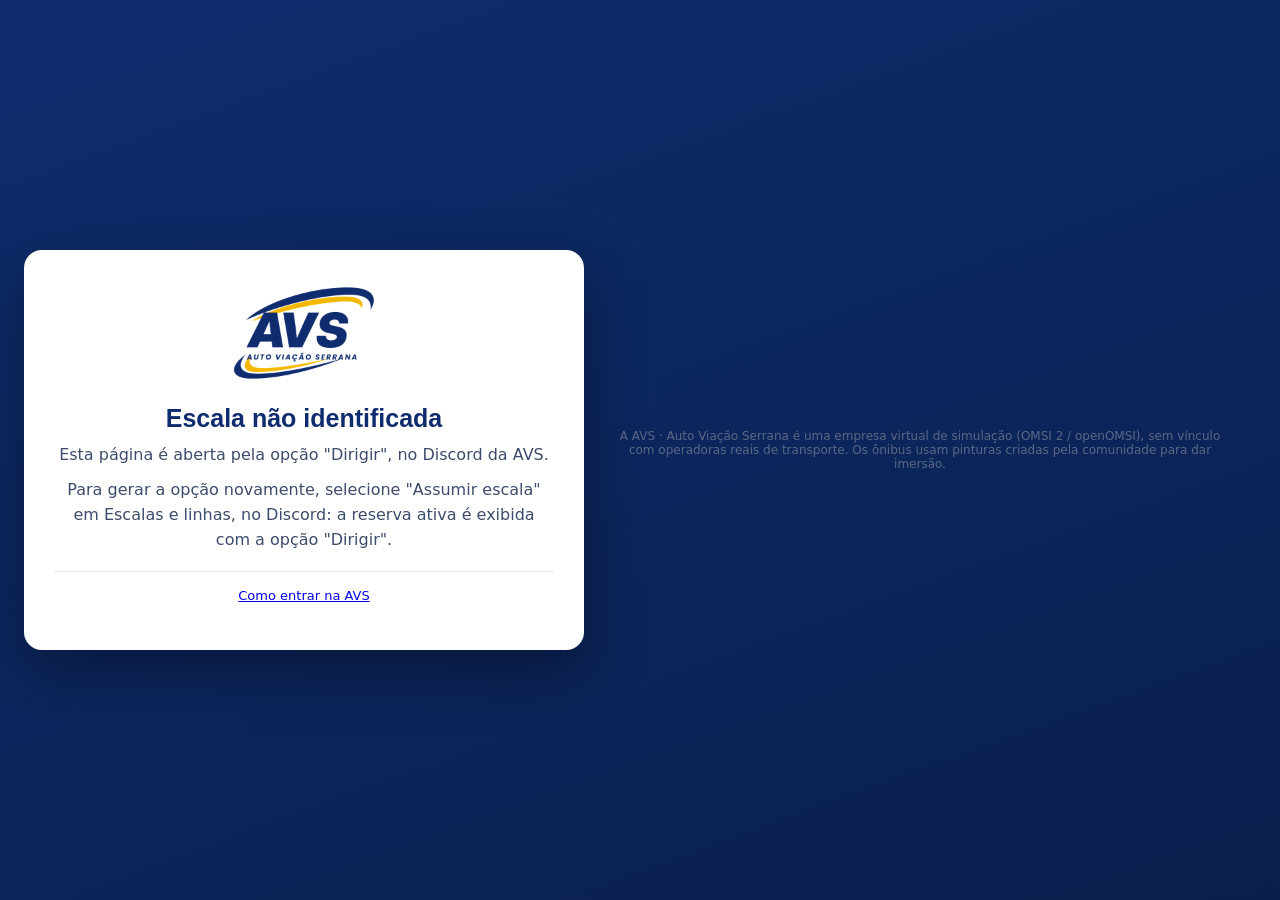
<file: entrar/index.html>
<!DOCTYPE html>
<html lang="pt-BR">
<head>
<meta charset="utf-8">
<meta name="viewport" content="width=device-width, initial-scale=1">
<meta name="robots" content="noindex, nofollow">
<meta name="referrer" content="no-referrer">
<title>Dirigir | AVS · Auto Viação Serrana</title>
<link rel="icon" type="image/png" href="../imagens/icone.png?v=avs1">
<style>
:root{--marinho:#0F2D6E;--marinho2:#0A1F4D;--amarelo:#F5B800;--turquesa:#11A3AE;--texto:#13213F;--cinza:#3D4C6B;--borda:#E1E8F3}
*{box-sizing:border-box}
body{margin:0;min-height:100svh;display:flex;align-items:center;justify-content:center;background:linear-gradient(160deg,var(--marinho),var(--marinho2));
  font-family:Inter,system-ui,"Segoe UI",sans-serif;color:var(--texto);padding:24px}
.cartao{background:#fff;border-radius:18px;max-width:560px;width:100%;padding:34px 30px;box-shadow:0 20px 60px rgba(0,0,0,.35);text-align:center}
.logo{width:150px;height:auto;margin-bottom:10px}
h1{font-family:Montserrat,"Segoe UI",sans-serif;color:var(--marinho);font-size:25px;margin:8px 0 6px}
p{color:var(--cinza);line-height:1.55;margin:10px 0}
.giro{width:38px;height:38px;border:4px solid var(--borda);border-top-color:var(--turquesa);border-radius:50%;margin:16px auto;animation:g 1s linear infinite}
@keyframes g{to{transform:rotate(360deg)}}
.oculto{display:none}
.botao{display:inline-block;background:var(--amarelo);color:var(--marinho2);text-decoration:none;font-weight:700;border-radius:8px;padding:12px 20px;margin:8px 6px 4px;border:0;cursor:pointer;font-size:15px;font-family:inherit}
.botao.sec{background:#EEF2F8;color:var(--marinho)}
.aviso{border-top:1px solid var(--borda);margin-top:18px;padding-top:14px;font-size:13px;color:#5B6884}
@media (prefers-reduced-motion:reduce){.giro{animation:none}}
</style>
</head>
<body>
<main class="cartao">
  <img class="logo" src="../imagens/logo_cor.png?v=avs1" alt="AVS · Auto Viação Serrana">

  <section id="abrindo" class="oculto">
    <h1>Abrindo o serviço</h1>
    <div class="giro" aria-hidden="true"></div>
    <p>O AVS Dirigir está abrindo o jogo no serviço assumido. Esta página pode ser fechada.</p>
    <p class="oculto" id="msg-pergunta">Caso o navegador solicite autorização para abrir o AVS Dirigir, recomenda-se selecionar "Sempre permitir" e, em seguida, "Abrir".</p>
    <button class="botao sec" id="tentar" type="button">Abrir novamente</button>
  </section>

  <section id="instalar" class="oculto">
    <h1>O jogo não foi aberto</h1>
    <p>Caso o navegador tenha solicitado autorização, confirme a abertura do AVS Dirigir.</p>
    <p>Caso o AVS Dirigir ainda não esteja instalado neste computador, realize a instalação uma única vez e selecione "Abrir novamente".</p>
    <a class="botao" href="../downloads/AVS-Dirigir.exe" download>Baixar o AVS Dirigir</a>
    <button class="botao sec" id="tentar2" type="button">Abrir novamente</button>
    <p class="aviso">Orientações completas em <a href="../como-entrar/">Como entrar na AVS</a>.</p>
  </section>

  <section id="celular" class="oculto">
    <h1>Reserva registrada</h1>
    <p>O serviço é aberto somente no computador.</p>
    <p>No horário da escala, utilize o Discord no computador e selecione "Dirigir".</p>
    <p class="aviso"><a href="../como-entrar/">Como entrar na AVS</a></p>
  </section>

  <section id="invalido" class="oculto">
    <h1>Escala não identificada</h1>
    <p>Esta página é aberta pela opção "Dirigir", no Discord da AVS.</p>
    <p>Para gerar a opção novamente, selecione "Assumir escala" em Escalas e linhas, no Discord: a reserva ativa é exibida com a opção "Dirigir".</p>
    <p class="aviso"><a href="../como-entrar/">Como entrar na AVS</a></p>
  </section>
</main>
<script>
(function () {
  "use strict";
  var m = /(?:^#|&)d=([A-Za-z0-9_-]{8,1200})/.exec(location.hash || "");
  // os dados ficam só na memória desta aba: tira o # da barra de endereço e do histórico
  try { if (location.hash) history.replaceState(null, "", location.pathname); } catch (e) {}
  function mostrar(id) {
    ["abrindo", "instalar", "invalido", "celular"].forEach(function (s) { document.getElementById(s).classList.toggle("oculto", s !== id); });
  }
  if (!m) { mostrar("invalido"); return; }
  // (20/11 20:03, item 4.6) celular/tablet: o jogo é só no PC
  if (/Android|iPhone|iPad|iPod|Mobile/i.test(navigator.userAgent || "")) { mostrar("celular"); return; }
  var dados = m[1];
  var saiu = false;
  window.addEventListener("blur", function () { saiu = true; });
  document.addEventListener("visibilitychange", function () { if (document.hidden) saiu = true; });
  function abrir() {
    saiu = false;
    mostrar("abrindo");
    window.location.href = "avs://entrar/?d=" + dados;
    setTimeout(function () { document.getElementById("msg-pergunta").classList.remove("oculto"); }, 1200);
    setTimeout(function () { if (!saiu) mostrar("instalar"); }, 4500);
  }
  document.getElementById("tentar").addEventListener("click", abrir);
  document.getElementById("tentar2").addEventListener("click", abrir);
  abrir();
})();
</script>
<footer style="max-width:640px;margin:18px auto;padding:0 16px;font-size:12px;color:#5B6884;text-align:center">A AVS · Auto Viação Serrana é uma empresa virtual de simulação (OMSI 2 / openOMSI), sem vínculo com operadoras reais de transporte. Os ônibus usam pinturas criadas pela comunidade para dar imersão.</footer>
</body>
</html>
</file>
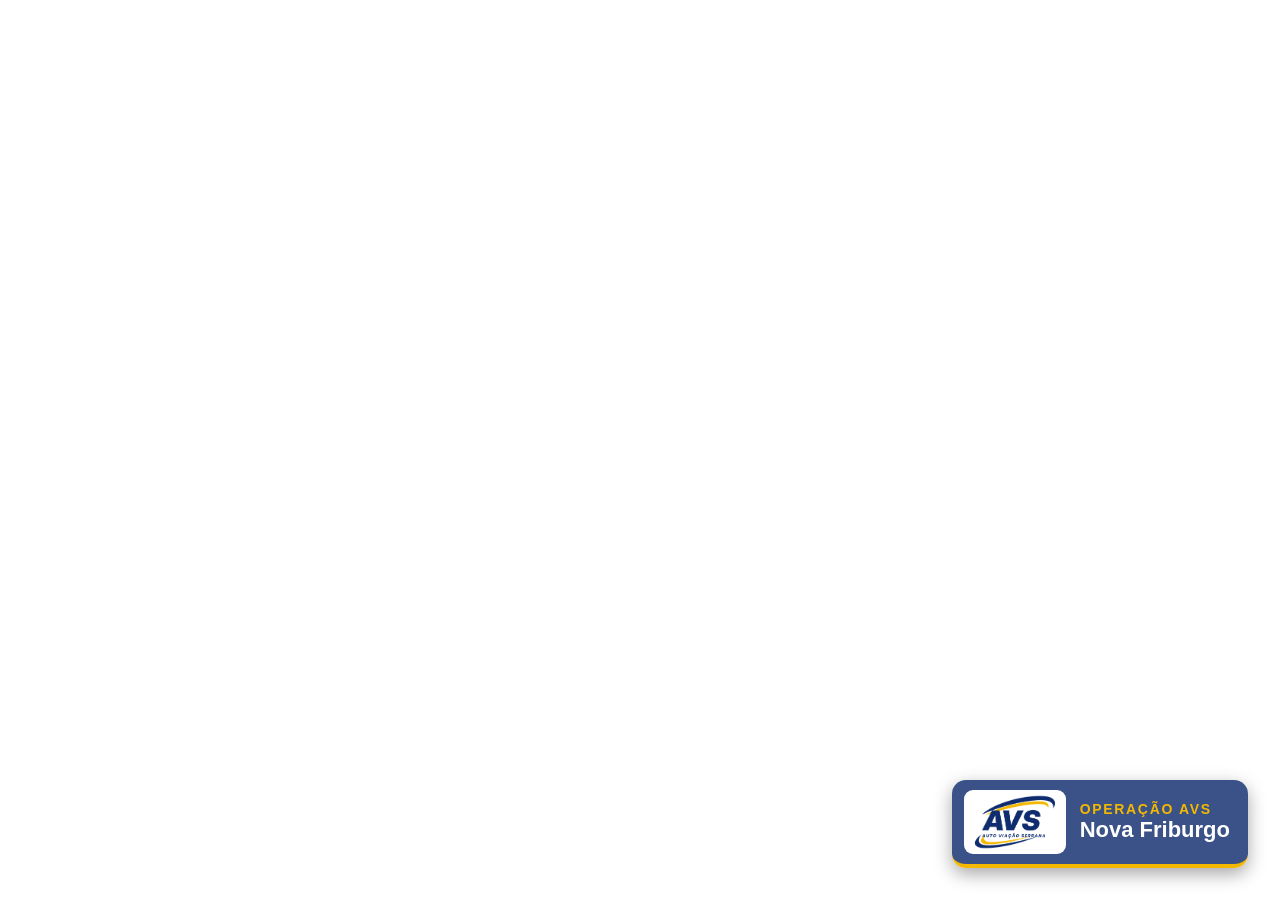
<file: overlay.html>
<!DOCTYPE html>
<html lang="pt-BR">
<head>
<meta charset="utf-8">
<meta name="robots" content="noindex, nofollow">
<title>Sobreposição oficial AVS</title>
<!-- SOBREPOSIÇÃO OFICIAL DA AVS (20/11). Para o OBS: Fonte de Navegador, 1920x1080, sem CSS personalizado.
     Opções pela URL: ?canto=inferior-direito (padrão) | inferior-esquerdo | superior-direito | superior-esquerdo
                      &escala=1 (0.6 a 1.6)
     O conteúdo vem de dados/patrocinio.js (gerado pela Central AVS; só a marca e a logo, nunca valores ou contatos). -->
<style>
  html, body { margin: 0; padding: 0; background: transparent !important; overflow: hidden; }
  body { width: 100vw; height: 100vh; font-family: "Segoe UI", Arial, sans-serif; }
  #selo {
    position: absolute; display: flex; align-items: center; gap: 14px;
    padding: 10px 18px 10px 12px; border-radius: 14px;
    background: rgba(15, 45, 110, .82); border-bottom: 4px solid #F5B800;
    box-shadow: 0 6px 18px rgba(0, 0, 0, .35); color: #fff;
    transform-origin: right bottom; transition: opacity .6s ease;
  }
  #selo.inferior-direito  { right: 32px; bottom: 32px; transform-origin: right bottom; }
  #selo.inferior-esquerdo { left: 32px;  bottom: 32px; transform-origin: left bottom; }
  #selo.superior-direito  { right: 32px; top: 32px;    transform-origin: right top; }
  #selo.superior-esquerdo { left: 32px;  top: 32px;    transform-origin: left top; }
  #faol { height: 56px; background: #fff; border-radius: 9px; padding: 4px 8px; }
  #textos { display: flex; flex-direction: column; line-height: 1.15; }
  #rotulo { font-size: 14px; letter-spacing: .12em; text-transform: uppercase; color: #F5B800; font-weight: 600; }
  #marca  { font-size: 22px; font-weight: 700; white-space: nowrap; }
  #logo-anunciante { height: 56px; max-width: 220px; object-fit: contain; display: none;
                     background: #fff; border-radius: 9px; padding: 4px 8px; }
  .apagado { opacity: 0; }
</style>
</head>
<body>
<div id="selo" class="inferior-direito">
  <img id="faol" src="imagens/logo_cor.png?v=avs1" alt="AVS">
  <div id="textos"><span id="rotulo">Operação AVS</span><span id="marca">Nova Friburgo</span></div>
  <img id="logo-anunciante" alt="">
</div>
<script>
(function () {
  var q = new URLSearchParams(location.search);
  var op = window.FAOL_OPCOES || {};                       // prévias: opções sem precisar de "?" na URL
  var canto = (op.canto || q.get("canto") || "inferior-direito").toLowerCase();
  var cantos = ["inferior-direito", "inferior-esquerdo", "superior-direito", "superior-esquerdo"];
  if (cantos.indexOf(canto) < 0) canto = "inferior-direito";
  var escala = parseFloat(op.escala || q.get("escala") || "1");
  if (!(escala >= 0.6 && escala <= 1.6)) escala = 1;
  var selo = document.getElementById("selo");
  selo.className = canto;
  selo.style.transform = "scale(" + escala + ")";
  var rotulo = document.getElementById("rotulo"), marca = document.getElementById("marca"),
      logo = document.getElementById("logo-anunciante");
  var lista = [], i = 0, RODIZIO = 20000;

  function mostrar() {
    selo.classList.add("apagado");
    setTimeout(function () {
      if (!lista.length) {                                   // sem anunciante: só o selo AVS
        rotulo.textContent = "Operação AVS"; marca.textContent = "Nova Friburgo";
        logo.style.display = "none";
      } else {
        var a = lista[i % lista.length]; i++;
        rotulo.textContent = "Patrocínio"; marca.textContent = a.marca || "";
        if (a.logo) { logo.src = a.logo; logo.style.display = "block"; } else { logo.style.display = "none"; }
      }
      selo.classList.remove("apagado");
    }, 600);
  }
  function carregar() {                                      // relê os dados a cada 5 min (contrato que acaba sai sozinho)
    var s = document.createElement("script");
    s.src = "dados/patrocinio.js?t=" + Date.now();
    s.onload = function () {
      var d = window.FAOL_PATROCINIO || {};
      lista = (d.anunciantes || []).filter(function (a) { return a && a.marca; });
      if (d.rodizio_s) RODIZIO = Math.max(8, d.rodizio_s) * 1000;
      s.remove();
    };
    s.onerror = function () { s.remove(); };
    document.head.appendChild(s);
  }
  if (window.FAOL_PATROCINIO) {
    lista = (window.FAOL_PATROCINIO.anunciantes || []);
  } else { carregar(); }
  mostrar();
  setInterval(mostrar, RODIZIO);
  if (!window.FAOL_OPCOES) setInterval(carregar, 300000);
})();
</script>
</body>
</html>
</file>
<file: css/estilo.css>
/* AVS · Auto Viação Serrana · site institucional (Modelo 1 aprovado). HTML/CSS/JS puro. */
:root{--marinho:#0F2D6E;--marinho2:#0A1F4D;--amarelo:#F5B800;--azul:#3BA7DD;--azul2:#2A86BD;--texto:#13213F;
  --cinza:#3D4C6B;--cinza2:#4A5875;--borda:#E1E8F3;--fundo2:#F3F6FB}
*{box-sizing:border-box}
html{scroll-behavior:smooth}
body{margin:0;background:#FFFFFF;font-family:Inter,system-ui,sans-serif;color:var(--texto);-webkit-font-smoothing:antialiased}
img{max-width:100%}
a{color:var(--marinho)}a:hover{color:var(--marinho2)}
h1,h2,h3{font-family:Montserrat,sans-serif}
.wrap{max-width:1200px;margin:0 auto;padding-left:24px;padding-right:24px}
.rotulo{font-size:13px;letter-spacing:.16em;text-transform:uppercase;color:var(--azul2);font-weight:700}
.h2{margin:0;font-weight:800;font-size:40px;line-height:1.12;color:var(--marinho)}

@keyframes faolUp{from{opacity:0;transform:translateY(22px)}to{opacity:1;transform:none}}
@keyframes faolShine{0%{transform:translateX(-120%) skewX(-20deg)}55%,100%{transform:translateX(260%) skewX(-20deg)}}
@keyframes faolPulse{0%{box-shadow:0 0 0 0 rgba(245,184,0,.65)}70%{box-shadow:0 0 0 12px rgba(245,184,0,0)}100%{box-shadow:0 0 0 0 rgba(245,184,0,0)}}
@keyframes faolKen{from{transform:scale(1.02)}to{transform:scale(1.12)}}
@keyframes faolMarquee{from{transform:translateX(0)}to{transform:translateX(-50%)}}
.up{opacity:0;animation:faolUp .9s cubic-bezier(.2,.7,.2,1) forwards}
.d1{animation-delay:.15s}.d2{animation-delay:.3s}.d3{animation-delay:.45s}
.shine{position:relative;overflow:hidden}
.shine::after{content:"";position:absolute;top:0;left:0;width:40%;height:100%;background:linear-gradient(90deg,rgba(255,255,255,0),rgba(255,255,255,.55),rgba(255,255,255,0));animation:faolShine 5.5s ease-in-out 1s infinite}
.pulse{width:9px;height:9px;border-radius:50%;background:var(--amarelo);display:inline-block;animation:faolPulse 1.8s infinite;flex:none}
.pulse.verde{background:#2ECC71}.pulse.vermelho{background:#E74C3C;animation:none}
.ken{animation:faolKen 18s ease-in-out infinite alternate}
.track{animation:faolMarquee 48s linear infinite}
.track:hover{animation-play-state:paused}
.btnY{background:var(--amarelo);color:var(--marinho2);text-decoration:none;font-weight:700;border-radius:8px;min-height:44px;display:inline-flex;align-items:center;transition:transform .2s,box-shadow .2s,background .2s}
.btnY:hover{transform:translateY(-2px);box-shadow:0 10px 24px rgba(245,184,0,.35);background:#FFC929;color:var(--marinho2)}
.btnO{border:2px solid rgba(255,255,255,.75);color:#FFFFFF;text-decoration:none;font-weight:600;font-size:16px;padding:14px 24px;border-radius:8px;min-height:44px;display:inline-flex;align-items:center;transition:background .2s,color .2s}
.btnO:hover{background:#FFFFFF;color:var(--marinho)}
.card{transition:transform .25s,box-shadow .25s}
.card:hover{transform:translateY(-4px);box-shadow:0 18px 40px rgba(15,45,110,.12)}

/* topo */
.topo{position:relative;background:var(--marinho2);color:#FFFFFF;overflow:hidden}
.topo .foto{position:absolute;inset:0;width:100%;height:100%;object-fit:cover;opacity:.55}
.topo .veu{position:absolute;inset:0;background:linear-gradient(90deg,rgba(10,31,77,.96) 0%,rgba(10,31,77,.82) 45%,rgba(10,31,77,.25) 100%)}
.barra{position:relative;z-index:2;padding-top:22px;display:flex;justify-content:flex-end;gap:28px;align-items:center;flex-wrap:wrap}
.nav{display:flex;gap:28px;align-items:center;flex-wrap:wrap}
.nav a{color:#DCE6F7;text-decoration:none;font-weight:500;font-size:15px}
.nav a:hover{color:var(--amarelo)}
.barra .btnY{font-size:15px;padding:12px 20px}
.heroi{position:relative;z-index:2;padding-top:40px;padding-bottom:110px;display:flex;flex-direction:column;gap:24px}
.heroi .logo{align-self:flex-start;border-radius:8px}
.heroi .logo img{height:150px;width:auto;display:block}
.selo{display:inline-flex;align-items:center;gap:10px;align-self:flex-start;background:rgba(245,184,0,.14);border:1px solid rgba(245,184,0,.55);color:var(--amarelo);font-weight:700;font-size:13px;letter-spacing:.12em;text-transform:uppercase;padding:8px 14px;border-radius:999px}
.h1{margin:0;font-weight:800;font-size:56px;line-height:1.06;max-width:760px}
.h1 span{color:var(--amarelo);font-style:italic}
.heroi p{margin:0;font-size:19px;line-height:1.6;color:#D5E0F2;max-width:600px}
.acoes{display:flex;gap:14px;flex-wrap:wrap}
.acoes .btnY{font-size:16px;padding:16px 26px}
.faixas{position:absolute;left:0;right:0;bottom:0;z-index:2;display:flex;flex-direction:column}
.faixas i{display:block}

/* agora na AVS */
.agora{background:var(--fundo2)}
.agora .wrap{padding-top:56px;padding-bottom:56px}
.agora .cab{display:flex;align-items:center;justify-content:space-between;gap:16px;flex-wrap:wrap;margin-bottom:24px}
.agora h2{margin:0;font-weight:800;font-size:26px;color:var(--marinho)}
.situacao{display:inline-flex;align-items:center;gap:10px;font-size:14px;color:var(--cinza);font-weight:600}
.grade{display:grid;grid-template-columns:repeat(auto-fit,minmax(220px,1fr));gap:18px}
.stat{background:#FFFFFF;border-radius:14px;padding:26px;border:1px solid var(--borda);border-top:4px solid var(--marinho)}
.stat .v{font-family:Montserrat,sans-serif;font-weight:800;font-size:44px;color:var(--marinho);line-height:1}
.stat .r{margin-top:10px;font-size:15px;color:var(--cinza);font-weight:500}
.agora .extra{margin-top:18px;font-size:15px;color:var(--cinza2)}

/* empresa */
.empresa .wrap{padding-top:96px;padding-bottom:96px;display:flex;flex-wrap:wrap;gap:56px;align-items:flex-start}
.empresa .txt{flex:1 1 380px;min-width:0;display:flex;flex-direction:column;gap:18px}
.empresa .txt p{margin:0;font-size:17px;line-height:1.7;color:var(--cinza)}
.pilares{flex:1 1 520px;min-width:0;display:grid;grid-template-columns:repeat(auto-fit,minmax(230px,1fr));gap:18px}
.pilar{border:1px solid var(--borda);border-radius:14px;padding:22px;display:flex;flex-direction:column;gap:10px;background:#FFFFFF}
.pilar .ic{width:44px;height:44px;border-radius:10px;background:var(--marinho);display:flex;align-items:center;justify-content:center}
.pilar h3{margin:0;font-size:17px;font-weight:700;color:var(--marinho);font-family:Inter,sans-serif}
.pilar p{margin:0;font-size:15px;line-height:1.6;color:var(--cinza2)}

/* linhas */
.linhas{background:var(--marinho);color:#FFFFFF;position:relative;overflow:hidden}
.linhas .d1x{position:absolute;right:-120px;top:0;bottom:0;width:420px;background:var(--azul);transform:skewX(-18deg);opacity:.18}
.linhas .d2x{position:absolute;right:120px;top:0;bottom:0;width:60px;background:var(--amarelo);transform:skewX(-18deg);opacity:.35}
.linhas .wrap{padding-top:88px;padding-bottom:88px;position:relative}
.linhas .rotulo{color:var(--amarelo);margin-bottom:12px}
.linhas .h2{color:#FFFFFF;margin-bottom:12px}
.linhas p{margin:0 0 36px;font-size:17px;line-height:1.7;color:#C9D6EE;max-width:640px}
.leds{display:flex;flex-wrap:wrap;gap:12px}
.led{background:#050A16;border:1px solid #23345A;border-radius:10px;min-width:92px;padding:14px 18px;text-align:center;font-family:'Courier New',monospace;font-weight:700;font-size:26px;color:#FFB020;letter-spacing:.04em}
.led.on{box-shadow:0 0 0 2px #2ECC71 inset}

/* frota */
.frota{overflow:hidden}
.frota .wrap{padding-top:96px;padding-bottom:36px}
.frota .cab{display:flex;justify-content:space-between;align-items:flex-end;gap:24px;flex-wrap:wrap}
.frota .h2{max-width:620px}
.frota .cab p{margin:0;font-size:16px;line-height:1.6;color:var(--cinza2);max-width:420px}
.pista{width:100%;overflow:hidden;padding:12px 0 96px}
.track{display:flex;gap:22px;width:max-content;padding-left:24px}
.bus{margin:0;width:400px;border-radius:14px;overflow:hidden;border:1px solid var(--borda);background:#FFFFFF}
.bus img{width:400px;height:266px;object-fit:cover;display:block}
.bus figcaption{display:flex;align-items:center;justify-content:space-between;gap:10px;padding:14px 18px;border-top:4px solid var(--azul)}
.bus b{font-weight:700;color:var(--marinho);font-size:15px}
.bus span{font-size:13px;color:var(--cinza2);text-align:right}

/* carreira */
.carreira{background:var(--fundo2)}
.carreira .wrap{padding-top:96px;padding-bottom:96px}
.carreira .h2{margin:0 0 40px}
.degrau{background:#FFFFFF;border-radius:14px;padding:26px;border:1px solid var(--borda);display:flex;flex-direction:column;gap:10px}
.degrau .t{display:flex;align-items:center;gap:12px}
.degrau .n{width:38px;height:38px;border-radius:50%;color:#FFFFFF;font-family:Montserrat,sans-serif;font-weight:800;display:flex;align-items:center;justify-content:center}
.degrau h3{margin:0;font-size:18px;font-weight:700;color:var(--marinho);font-family:Inter,sans-serif}
.degrau p,.carreira .nota{margin:0;font-size:15px;line-height:1.6;color:var(--cinza2)}
.carreira .nota{margin-top:28px}

/* honra + criadores */
.honra .wrap{padding-top:96px;padding-bottom:96px;display:flex;flex-wrap:wrap;gap:24px}
.honra .bloco{flex:1 1 440px;min-width:0;border-radius:16px;padding:36px;display:flex;flex-direction:column;gap:14px;position:relative;overflow:hidden}
.honra .azul{background:var(--marinho);color:#FFFFFF}
.honra .azul .anel{position:absolute;right:-40px;top:-40px;width:180px;height:180px;border-radius:50%;border:18px solid var(--amarelo);opacity:.25}
.honra .claro{background:var(--fundo2);border:1px solid var(--borda)}
.honra h3{margin:0;font-weight:800;font-size:28px}
.honra .claro h3{color:var(--marinho)}
.honra p{margin:0;font-size:16px;line-height:1.6}
.honra .azul p{color:#C9D6EE}.honra .claro p{color:var(--cinza2)}
.honra .azul .rotulo{color:var(--amarelo)}
.honra .claro .rotulo{display:flex;align-items:center;gap:10px}
.lista{margin:0;padding:0;list-style:none;display:flex;flex-direction:column;gap:8px}
.lista li{background:rgba(255,255,255,.08);border-radius:10px;padding:10px 14px;font-weight:600}
.honra .claro .lista li{background:#FFFFFF;border:1px solid var(--borda);color:var(--marinho)}

/* trabalhe */
.trabalhe{background:var(--amarelo);position:relative;overflow:hidden}
.trabalhe .wrap{padding-top:88px;padding-bottom:88px;display:flex;flex-wrap:wrap;gap:48px;align-items:flex-start}
.trabalhe .txt{flex:1 1 380px;min-width:0;display:flex;flex-direction:column;gap:16px}
.trabalhe .rotulo{color:var(--marinho2);font-weight:800}
.trabalhe h2{margin:0;font-weight:800;font-size:44px;line-height:1.08;color:var(--marinho2)}
.trabalhe .txt p{margin:0;font-size:17px;line-height:1.7;color:#2B2A1A}
.trabalhe .cta{align-self:flex-start;background:var(--marinho);color:#FFFFFF;text-decoration:none;font-weight:700;font-size:17px;padding:18px 28px;border-radius:8px;min-height:44px;margin-top:8px}
.trabalhe .cta:hover{color:#FFFFFF}
.passos{flex:1 1 520px;min-width:0;list-style:none;margin:0;padding:0;display:flex;flex-direction:column;gap:12px}
.passos li{background:#FFFFFF;border-radius:12px;padding:18px 20px;display:flex;gap:16px;align-items:flex-start;box-shadow:0 6px 18px rgba(10,31,77,.08)}
.passos .n{flex:none;width:34px;height:34px;border-radius:8px;background:var(--marinho);color:var(--amarelo);font-family:Montserrat,sans-serif;font-weight:800;display:flex;align-items:center;justify-content:center}
.passos b{display:block;font-weight:700;color:var(--marinho);font-size:16px}
.passos span{display:block;font-size:15px;line-height:1.55;color:var(--cinza2);margin-top:3px}

/* duvidas */
.duvidas .wrap{max-width:880px;padding-top:96px;padding-bottom:96px}
.duvidas h2{margin:0 0 28px;font-weight:800;font-size:36px;color:var(--marinho);text-align:center}
.faq{display:flex;flex-direction:column;gap:12px}
.faq details{border:1px solid var(--borda);border-radius:12px;padding:18px 22px;background:#FFFFFF}
.faq summary{cursor:pointer;font-weight:700;color:var(--marinho);font-size:16px}
.faq p{margin:12px 0 0;font-size:15px;line-height:1.65;color:var(--cinza2)}

/* rodape */
.rodape{background:var(--marinho2);color:#C9D6EE}
.rodape .faixas{position:static}
.rodape .cols{padding-top:56px;padding-bottom:40px;display:flex;flex-wrap:wrap;gap:40px;justify-content:space-between}
.rodape .marca{flex:1 1 300px;min-width:0;display:flex;flex-direction:column;gap:14px}
.rodape .marca img{height:56px;width:auto;align-self:flex-start}
.rodape .marca b{font-size:15px;color:#FFFFFF}
.rodape .marca span{font-size:14px;line-height:1.6}
.rodape nav{display:flex;gap:48px;flex-wrap:wrap}
.rodape nav div{display:flex;flex-direction:column;gap:10px;font-size:14px}
.rodape nav strong{color:#FFFFFF;margin-bottom:4px}
.rodape nav a{color:#C9D6EE;text-decoration:none}
.rodape nav a:hover{color:var(--amarelo)}
.rodape .aviso{border-top:1px solid #1E3263}
.rodape .aviso div{padding-top:22px;padding-bottom:22px;font-size:12.5px;line-height:1.6;color:#9FB0D0}

@media (max-width:760px){
  .nav{display:none}
  .h1{font-size:38px}
  .heroi .logo img{height:104px}
  .h2,.trabalhe h2{font-size:30px}
  .heroi{padding-bottom:90px}
  .bus,.bus img{width:300px}.bus img{height:200px}
  .empresa .wrap,.carreira .wrap,.frota .wrap,.honra .wrap,.duvidas .wrap{padding-top:64px;padding-bottom:64px}
  .pista{padding-bottom:64px}
}
@media (prefers-reduced-motion:reduce){
  html{scroll-behavior:auto}
  .up,.ken,.track,.shine::after,.pulse{animation:none!important;opacity:1}
  .card,.btnY{transition:none}
  .pista{overflow-x:auto}                 /* sem deslizar sozinha: a pessoa rola a frota com o dedo */
  .track .copia{display:none}
}

/* Ajuste do Presidente (19/11, 2a versao — NAO DESFAZER): topo bem a esquerda, mais baixo e mais largo, logo
   medio e limpo (sem brilho), foto mais acesa e veu azul vivo so atras do texto. Banner = carro 609 (nao trocar). */
.wrap.barra,.wrap.heroi{max-width:none;padding-left:max(24px,4vw);padding-right:max(24px,4vw)}
.heroi{padding-top:24px;padding-bottom:84px;gap:16px}
.heroi .logo{border-radius:0}
.heroi .logo img{height:auto;width:min(380px,100%)}
.heroi .h1{max-width:1060px;font-size:clamp(36px,3.3vw,46px)}   /* 2 linhas em ~1060 px */
.heroi p{max-width:820px}
.topo .foto{opacity:.8;filter:brightness(1.12) saturate(1.05)}
.topo .veu{background:linear-gradient(90deg,rgba(15,45,110,.90) 0%,rgba(20,72,150,.72) 30%,rgba(42,134,189,.30) 58%,
  rgba(59,167,221,.06) 80%,rgba(59,167,221,0) 100%)}
@media (max-width:760px){
  .heroi .logo img{width:min(260px,100%)}
  .heroi .h1{font-size:36px}
  .topo .veu{background:linear-gradient(180deg,rgba(15,45,110,.82) 0%,rgba(20,72,150,.62) 60%,rgba(42,134,189,.35) 100%)}
}

/* Ajuste do Presidente (19/11, 3a versao — NAO DESFAZER, soma-se a 2a): a foto ocupa so o LADO DIREITO (65%),
   encostada a direita, com a borda esquerda dissolvendo no azul-marinho; SEM veu sobre o onibus (cor real);
   onibus INTEIRO (enquadrado pela altura, zoom lento no maximo 4%). Celular: foto em cima, texto no azul liso. */
@keyframes faolKen4{from{transform:scale(1)}to{transform:scale(1.04)}}
.topo{background:#0F2D6E}
.topo .foto{left:auto;right:0;width:65%;height:100%;object-fit:cover;object-position:100% 55%;opacity:1;
  filter:brightness(1.08) saturate(1.05);transform-origin:70% 55%;
  -webkit-mask-image:linear-gradient(90deg,transparent 0%,rgba(0,0,0,.35) 12%,#000 30%);
  mask-image:linear-gradient(90deg,transparent 0%,rgba(0,0,0,.35) 12%,#000 30%)}
.topo .foto.ken{animation:faolKen4 18s ease-in-out infinite alternate}
.topo .veu{display:none}
.heroi .h1,.heroi p,.heroi .selo{text-shadow:0 2px 16px rgba(10,31,77,.85),0 1px 3px rgba(10,31,77,.6)}
@media (max-width:760px){
  .topo .foto{position:relative;display:block;width:100%;height:auto;aspect-ratio:3/2;inset:auto;object-position:50% 50%;
    -webkit-mask-image:linear-gradient(180deg,#000 72%,transparent 100%);mask-image:linear-gradient(180deg,#000 72%,transparent 100%)}
  .barra{position:absolute;top:0;left:0;right:0}
  .heroi{padding-top:0}
}
@media (prefers-reduced-motion:reduce){.topo .foto.ken{animation:none!important}}
.nav a{text-shadow:0 1px 10px rgba(10,31,77,.95),0 0 3px rgba(10,31,77,.8)}   /* menu legivel sobre o ceu da foto */

/* Ajuste do Presidente (19/11, 4a versao — FOTO FINAL APROVADA: banner_onibus_hd.jpg, o 609 em alta; NAO DESFAZER):
   foto no lado direito com a ALTURA TODA do topo, no maior tamanho possivel e na proporcao da propria imagem
   (2180x1180) -> onibus INTEIRO, sem corte. Degrade azul so na borda esquerda; zoom lento de 97% a 100% (nunca
   passa da area, entao nao corta). Celular: foto inteira em cima. */
@keyframes faolKen3{from{transform:scale(.97)}to{transform:scale(1)}}
.topo .foto{left:auto;right:0;top:0;bottom:0;height:100%;width:auto;max-width:100%;aspect-ratio:2180/1180;
  object-fit:contain;object-position:100% 50%;transform-origin:100% 50%;
  -webkit-mask-image:linear-gradient(90deg,transparent 0%,rgba(0,0,0,.4) 10%,#000 22%);
  mask-image:linear-gradient(90deg,transparent 0%,rgba(0,0,0,.4) 10%,#000 22%)}
.topo .foto.ken{animation:faolKen3 18s ease-in-out infinite alternate}
@media (max-width:760px){
  .topo .foto{position:relative;display:block;width:100%;height:auto;max-width:none;aspect-ratio:2180/1180;
    object-fit:contain;object-position:50% 50%;transform-origin:50% 50%;
    -webkit-mask-image:linear-gradient(180deg,#000 80%,transparent 100%);mask-image:linear-gradient(180deg,#000 80%,transparent 100%)}
}
@media (prefers-reduced-motion:reduce){.topo .foto.ken{animation:none!important}}
@media (max-width:760px){   /* celular: botao "Trabalhe conosco" acima da foto (nao cobre o onibus) */
  .topo{display:flex;flex-direction:column}
  .barra{position:relative;order:-1;padding-top:14px;padding-bottom:12px}
  .heroi{padding-top:8px}
}

/* Ajuste do Presidente (19/11, 5a versao — NAO DESFAZER, soma-se as anteriores): PAGINA POR ASSUNTO, uma tela por
   secao. Topo = exatamente a tela inteira; cada secao no minimo uma tela, conteudo centralizado na vertical;
   rolagem que encaixa no inicio de cada secao (proximity); secao maior que a tela cresce e rola normal.
   Celular: altura real da tela (svh) e sem encaixe forcado. Banner: onibus inteiro, altura toda do topo. */
@keyframes faolKen3b{from{transform:scale(1)}to{transform:scale(1.03)}}
html{scroll-snap-type:y proximity}
.topo{height:100vh;height:100svh;min-height:560px;display:flex;flex-direction:column;scroll-snap-align:start}
.topo .heroi{flex:1;justify-content:center;padding-top:16px;padding-bottom:72px}
.topo .foto{top:0;bottom:0;right:0;left:auto;height:100%;width:min(100%,calc(100svh * 2180 / 1180));max-width:none;
  object-fit:cover;object-position:58% 50%;transform-origin:52% 50%}
.topo .foto.ken{animation:faolKen3b 18s ease-in-out infinite alternate}
main>section{min-height:100vh;min-height:100svh;display:flex;flex-direction:column;justify-content:center;
  scroll-snap-align:start}
main>section>.wrap{width:100%}
.frota .pista{padding-bottom:48px}
.rodape{scroll-snap-align:end}
@media (max-height:620px) and (min-width:761px){.topo{height:auto;min-height:100svh}}   /* tela baixa: nunca corta */
@media (max-width:760px){
  html{scroll-snap-type:none}
  .topo{height:auto;min-height:100svh}
  .topo .foto{position:relative;width:100%;height:auto;aspect-ratio:2180/1180;object-fit:contain;object-position:50% 50%;
    transform-origin:50% 50%}
  .topo .heroi{flex:1;justify-content:flex-start}
  main>section{min-height:100svh}
}
@media (prefers-reduced-motion:reduce){html{scroll-snap-type:none}.topo .foto.ken{animation:none!important}}
@media (min-width:761px){.topo .foto{-webkit-mask-image:linear-gradient(90deg,transparent 0%,rgba(0,0,0,.45) 8%,#000 16%);
  mask-image:linear-gradient(90deg,transparent 0%,rgba(0,0,0,.45) 8%,#000 16%)}}   /* degrade so na borda, antes do onibus */
.topo>.wrap{width:100%;margin-left:0;margin-right:0}   /* topo em coluna: texto e menu continuam encostados a esquerda */

/* Ajuste do Presidente (19/11, 6a versao — NAO DESFAZER): telas ESTREITAS ou EM PE (celular e monitor vertical):
   foto do onibus INTEIRA em cima, texto e botoes embaixo, sem sobrepor. */
@media (orientation:portrait), (max-aspect-ratio:1/1){
  html{scroll-snap-type:none}
  .topo{height:auto;min-height:100svh;display:flex;flex-direction:column}
  .barra{position:relative;order:-1;padding-top:14px;padding-bottom:12px}
  .topo .foto{position:relative;inset:auto;display:block;width:100%;height:auto;max-width:none;aspect-ratio:2180/1180;
    object-fit:contain;object-position:50% 50%;transform-origin:50% 50%;
    -webkit-mask-image:linear-gradient(180deg,#000 82%,transparent 100%);mask-image:linear-gradient(180deg,#000 82%,transparent 100%)}
  .topo .heroi{flex:1;justify-content:flex-start;padding-top:16px;padding-bottom:72px}
  .heroi .h1,.heroi p,.heroi .selo{text-shadow:none}
}
@media (orientation:portrait) and (min-width:761px){
  .heroi .logo img{width:min(380px,60vw)}
  .heroi .h1{font-size:clamp(40px,5vw,64px);max-width:none}
  .heroi p{font-size:22px;max-width:none}
  .acoes .btnY,.acoes .btnO{font-size:20px;padding:18px 30px}
}
@media (orientation:portrait) and (min-width:761px){.topo .heroi{justify-content:center}}   /* monitor em pe: texto no meio */

/* (19/11) A AVS em 24 segundos: vinheta em pe dentro de uma moldura de celular */
.vinheta{background:linear-gradient(135deg,#0A1F4D 0%,#0F2D6E 60%,#174A8F 100%);color:#FFFFFF}
.vinheta .wrap{padding-top:72px;padding-bottom:72px;display:flex;flex-wrap:wrap;gap:48px;align-items:center;justify-content:center}
.vinheta .vtexto{flex:1 1 360px;max-width:520px;display:flex;flex-direction:column;gap:16px}
.vinheta .rotulo{color:var(--amarelo)}
.vinheta .h2{color:#FFFFFF}
.vinheta p{margin:0;font-size:18px;line-height:1.7;color:#D5E0F2}
.vinheta .btnY{align-self:flex-start;font-size:16px;padding:16px 26px}
.celular{position:relative;width:min(300px,78vw);aspect-ratio:9/19.5;border-radius:42px;background:#05080F;padding:12px;
  box-shadow:0 0 0 2px #2A3B5E,0 30px 60px rgba(0,0,0,.45)}
.celular::before{content:"";position:absolute;top:18px;left:50%;transform:translateX(-50%);width:34%;height:20px;border-radius:12px;
  background:#05080F;z-index:2}
.celular video{width:100%;height:100%;object-fit:cover;border-radius:32px;display:block;background:#0A1F4D}
.vbotoes{position:absolute;left:0;right:0;bottom:22px;display:flex;justify-content:center;gap:10px;z-index:3}
.vbotoes button{font:600 14px Inter,sans-serif;color:#FFFFFF;background:rgba(10,31,77,.72);border:1px solid rgba(255,255,255,.35);
  border-radius:999px;padding:9px 14px;min-height:40px;cursor:pointer;backdrop-filter:blur(4px)}
.vbotoes button:hover{background:rgba(245,184,0,.9);color:#0A1F4D}
@media (max-width:760px){.vinheta .wrap{padding-top:56px;padding-bottom:56px}}

/* (19/11, item e) cartoes das linhas: origem ⇄ destino, tempo de viagem, partidas e horarios reais */
.cartoes-linhas{display:grid;grid-template-columns:repeat(auto-fill,minmax(260px,1fr));gap:16px;margin-top:28px}
.cl{background:#0B1630;border:1px solid #23345A;border-radius:14px;padding:16px 18px 18px;display:flex;flex-direction:column;gap:12px;color:#FFFFFF}
.cl.on{box-shadow:0 0 0 2px #2ECC71 inset}
.cl-led{display:flex;align-items:center;justify-content:space-between;background:#050A16;border-radius:8px;padding:8px 12px;
  font-family:'Courier New',monospace;font-weight:700;font-size:26px;color:#FFB020;letter-spacing:.04em}
.cl-ao{font:600 12px Inter,sans-serif;color:#2ECC71;letter-spacing:0}
.cl-rota{margin:0;font:700 17px/1.35 Montserrat,sans-serif;color:#FFFFFF}
.cl-rota .ida{color:#F5B800;padding:0 2px}
.cl-rota small{font:500 13px Inter,sans-serif;color:#9FB3D6}
.cl-dados{margin:0;display:grid;grid-template-columns:1fr 1fr;gap:10px 14px}
.cl-dados div{min-width:0}
.cl-dados dt{font:500 12px Inter,sans-serif;color:#9FB3D6}
.cl-dados dd{margin:2px 0 0;font:700 15px Inter,sans-serif;color:#FFFFFF}

/* (19/11 22h45) moldura na proporcao EXATA do video (9:16), video inteiro (sem corte nem esticar);
   botoes ABAIXO da moldura; sem o "entalhe" por cima da imagem */
.vmidia{display:flex;flex-direction:column;align-items:center;gap:16px}
.celular{width:min(300px,78vw);aspect-ratio:auto;padding:10px;border-radius:34px}
.celular::before{display:none}
.celular video{width:100%;height:auto;aspect-ratio:9/16;object-fit:contain;border-radius:24px;background:#000}
.vbotoes{position:static;left:auto;right:auto;bottom:auto}
.vbotoes button{background:rgba(255,255,255,.10)}

/* (19/11 noite, item e) letreiro animado (origem ⇄ destino rolando), variante e frase da linha */
.cl-led{gap:12px}
.cl-led b{flex:0 0 auto}
.cl-tela{flex:1 1 auto;overflow:hidden;white-space:nowrap;font-size:14px;color:#FFB020;opacity:.95;
  -webkit-mask-image:linear-gradient(90deg,transparent,#000 8%,#000 92%,transparent);mask-image:linear-gradient(90deg,transparent,#000 8%,#000 92%,transparent)}
.cl-rolar{display:inline-block;padding-left:100%;animation:faolLetreiro 14s linear infinite}
@keyframes faolLetreiro{from{transform:translateX(0)}to{transform:translateX(-100%)}}
@media (prefers-reduced-motion:reduce){.cl-rolar{animation:none;padding-left:0}}
.cl-var{margin-top:-4px;font:600 12px Inter,sans-serif;color:#F5B800;text-transform:uppercase;letter-spacing:.06em}
.cl-frase{margin:0;font:400 14px/1.55 Inter,sans-serif;color:#C9D6EE}
.trabalhe .adm{margin-top:10px;font-size:15px;opacity:.95}

/* (19/11) frase do cartao menor que o texto da secao */
.linhas .cl p.cl-frase{font-size:14px;line-height:1.5;margin:0;color:#C9D6EE}

/* (20/11) Ao vivo na AVS: ate 3 players lado a lado (empilhados no celular), som desligado ao abrir */
.aovivo{background:#081633;color:#FFFFFF}
.aovivo .wrap{padding-top:56px;padding-bottom:56px}
.aovivo .rotulo{color:#FF5A5A;display:flex;align-items:center;gap:8px}
.aovivo .h2{color:#FFFFFF;margin:8px 0 24px}
.pulse.vermelho{background:#FF3B3B}
.av-grade{display:grid;grid-template-columns:repeat(auto-fit,minmax(280px,1fr));gap:18px}
.av-card{background:#0F2048;border:1px solid #23345A;border-radius:14px;overflow:hidden;display:flex;flex-direction:column}
.av-player{position:relative;aspect-ratio:16/9;background:#000}
.av-player iframe{position:absolute;inset:0;width:100%;height:100%;border:0}
.av-capa{position:absolute;inset:0;display:flex;align-items:center;justify-content:center;color:#9FB3D6;font:600 15px Inter,sans-serif}
.av-info{padding:14px 16px;display:flex;flex-direction:column;gap:6px}
.av-info b{font:700 17px Montserrat,sans-serif}
.av-info span{color:#C9D6EE;font-size:14px}
.av-info a{align-self:flex-start;margin-top:6px;background:#F5B800;color:#0A1F4D;font-weight:700;border-radius:8px;padding:9px 14px;text-decoration:none}
.av-tambem{margin-top:18px;color:#C9D6EE}
.av-tambem a{color:#F5B800}
.av-agenda{margin:0;padding-left:18px;color:#C9D6EE;line-height:1.8}

/* (20/11) Verificar documento */
.verificar{background:#F4F7FC}
.verificar .wrap{padding-top:56px;padding-bottom:56px}
.vf-form{display:flex;gap:10px;flex-wrap:wrap;margin-top:16px}
.vf-form input{flex:1 1 260px;font:600 17px Inter,sans-serif;padding:14px 16px;border:2px solid #C9D6EE;border-radius:10px;text-transform:uppercase}
.vf-res{margin-top:14px;font:600 16px Inter,sans-serif}
.vf-res.ok{color:#1E8E4E}.vf-res.nao{color:#C0392B}.vf-res.aviso{color:#B45309}.vf-res div+div{margin-top:4px;font-weight:500;color:#334155}

/* (20/11) Espaco do Passageiro e Anuncie na AVS */
.passageiro{background:#FFFFFF}.passageiro .wrap,.anuncie .wrap{padding-top:64px;padding-bottom:64px}
.pas-grade{display:grid;grid-template-columns:repeat(auto-fit,minmax(240px,1fr));gap:16px;margin-top:24px}
.pas-card{display:flex;flex-direction:column;gap:6px;padding:20px;border-radius:14px;background:#F4F7FC;border:1px solid #DCE5F3;text-decoration:none;color:#0F2D6E}
.pas-card b{font:700 18px Montserrat,sans-serif}.pas-card span{font-size:15px;color:#3B4A66}
.pas-card:hover{border-color:#16B7C2}
.pas-vitrine{margin-top:28px}.pas-vitrine h3{font:700 18px Montserrat,sans-serif;color:#0F2D6E}
.anuncie{background:#0F2D6E;color:#FFFFFF}.anuncie .h2{color:#FFFFFF}.anuncie .rotulo{color:#F5B800}
.tabela-wrap{overflow-x:auto;margin:22px 0}
.midia{width:100%;border-collapse:collapse;font-size:15px;min-width:560px}
.midia th,.midia td{text-align:left;padding:12px 14px;border-bottom:1px solid rgba(255,255,255,.15)}
.midia th{color:#F5B800;font-weight:700}.midia small{opacity:.75}
.midia tr.breve td{opacity:.6;font-style:italic}
.anuncie .nota{color:#C9D6EE;font-size:14px;margin-bottom:18px}
.anuncie .btnY{display:inline-block;padding:14px 24px}
@media (max-width:620px){.midia{min-width:0}.midia th:nth-child(2),.midia td:nth-child(2){display:none}}

/* (20/11) Anuncie na AVS sem preço: cartões do público no fundo azul */
.anuncie .pas-grade{margin:22px 0 26px}
.anuncie .pas-card{background:rgba(255,255,255,.08);border-color:rgba(255,255,255,.2);color:#FFFFFF}
.anuncie .pas-card b{color:#FFFFFF}.anuncie .pas-card span{color:#C9D6EE}

/* AVS revisão visual 21/11: logo do topo legível sobre a foto (só PC) */
@media (min-width:761px){
  .heroi .logo{position:relative;isolation:isolate}
  .heroi .logo::before{content:"";position:absolute;z-index:-1;left:-26%;right:-26%;top:-30%;bottom:-30%;
    background:radial-gradient(closest-side,rgba(10,32,84,.94) 0%,rgba(10,32,84,.86) 52%,rgba(10,32,84,.5) 78%,rgba(10,32,84,0) 100%);
    pointer-events:none}
  .heroi .logo img{filter:drop-shadow(0 3px 10px rgba(0,0,0,.55))}
}
/* sigla no menu e no rodapé (o nome por extenso fica ilegível pequeno) */
.cab img.sigla{height:46px}
.rodape .marca img.sigla{height:64px}
</file>
